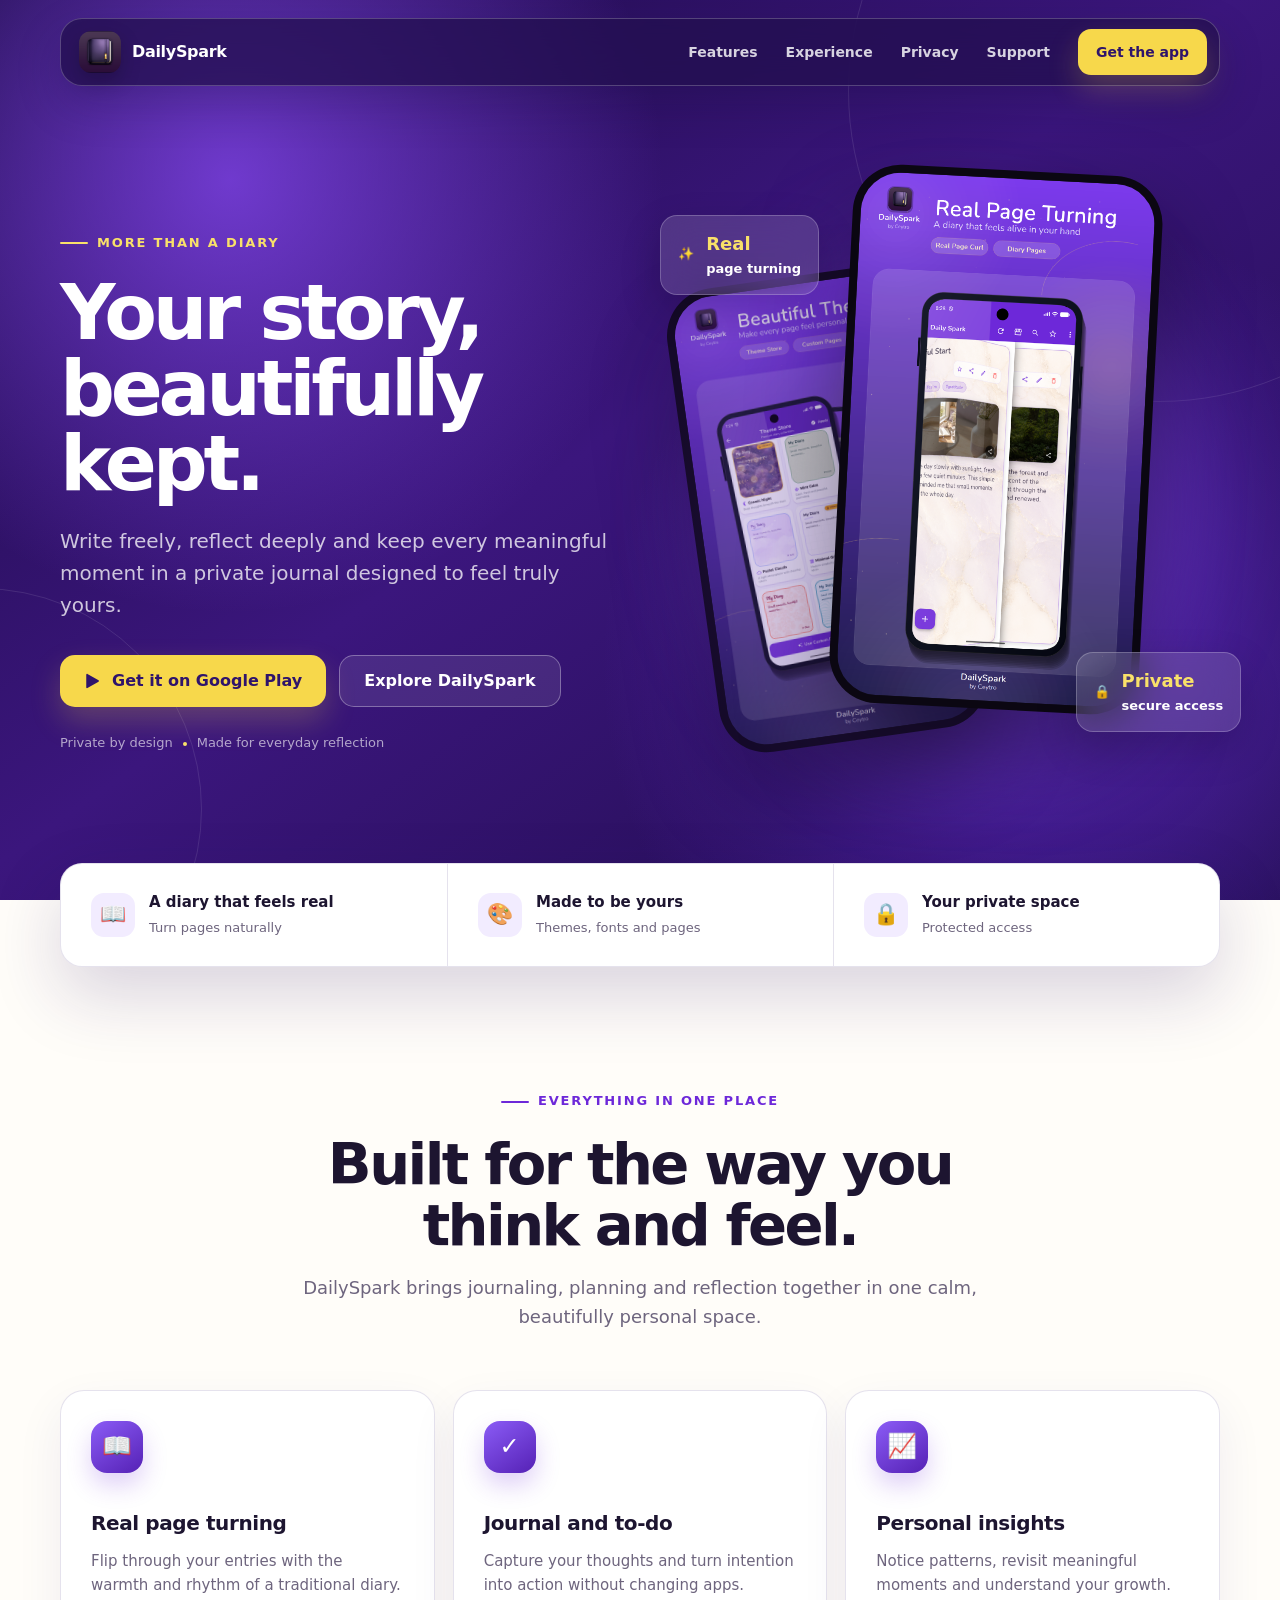
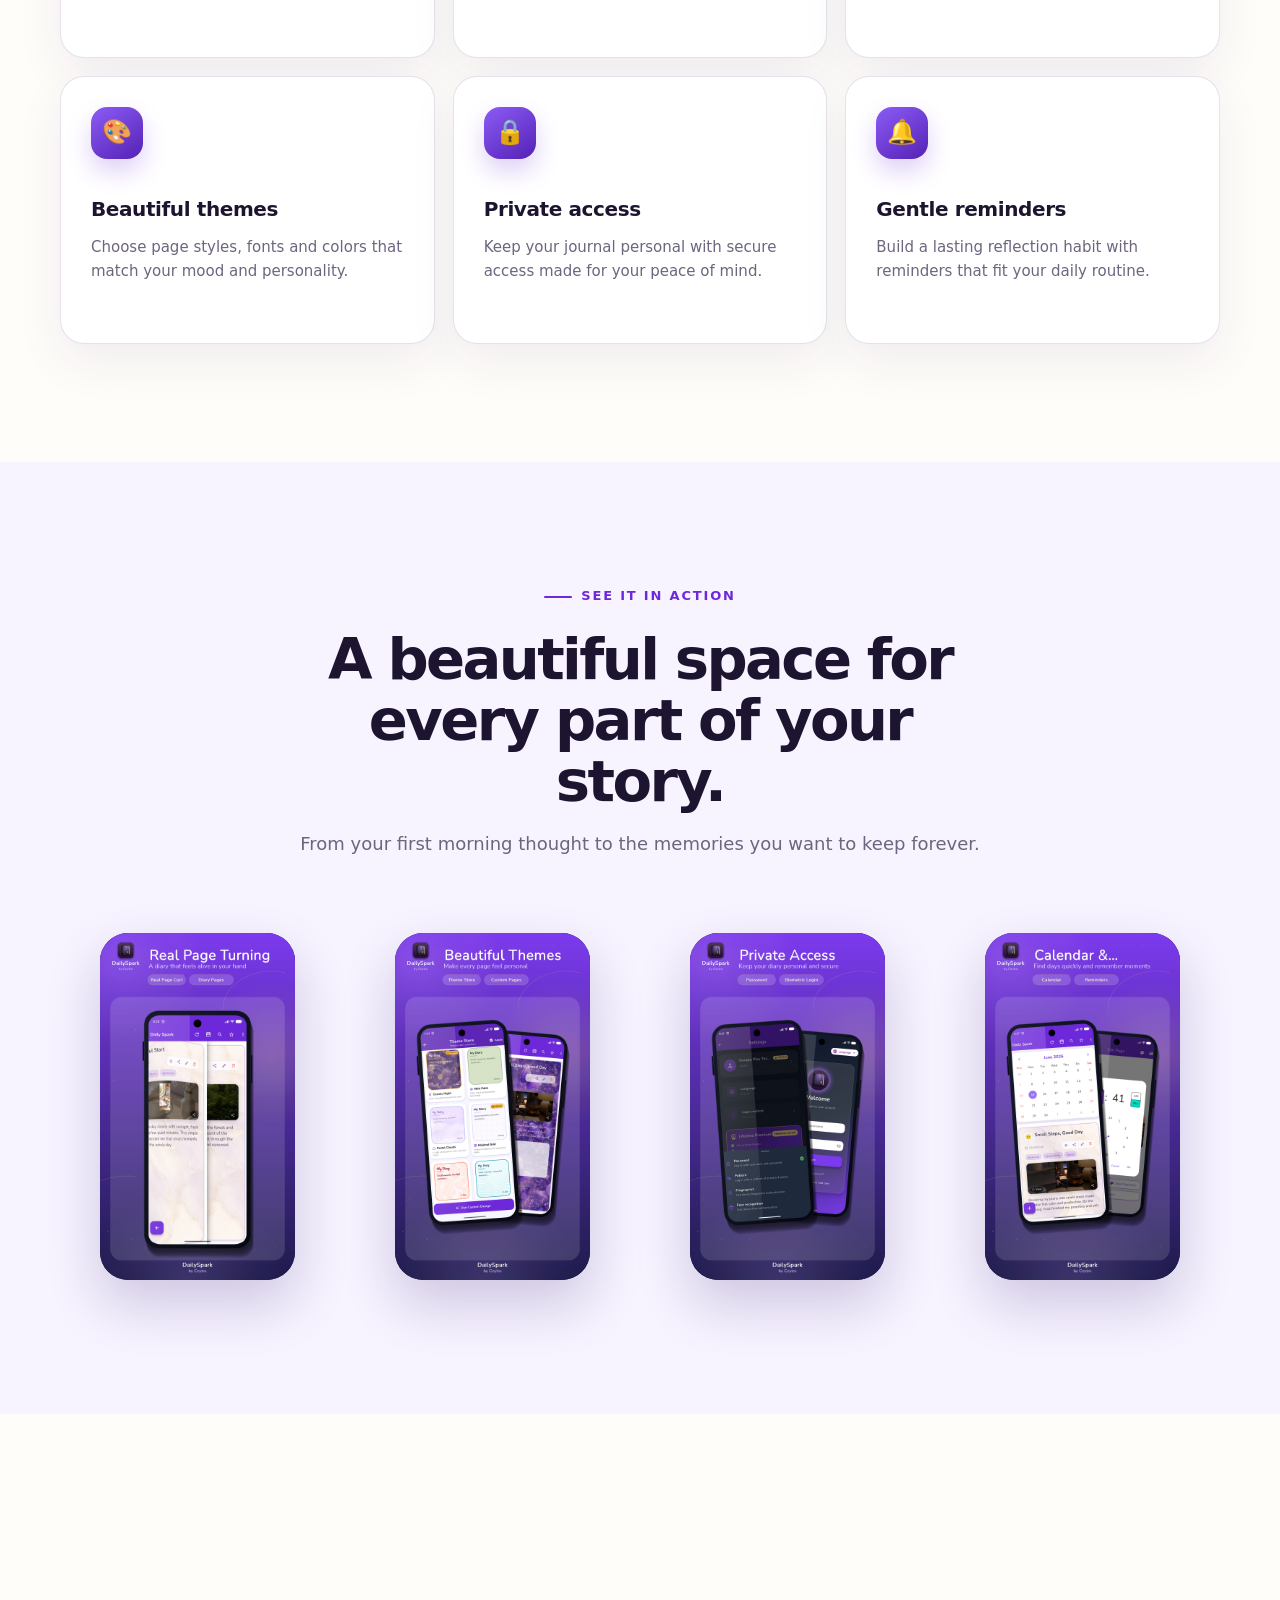
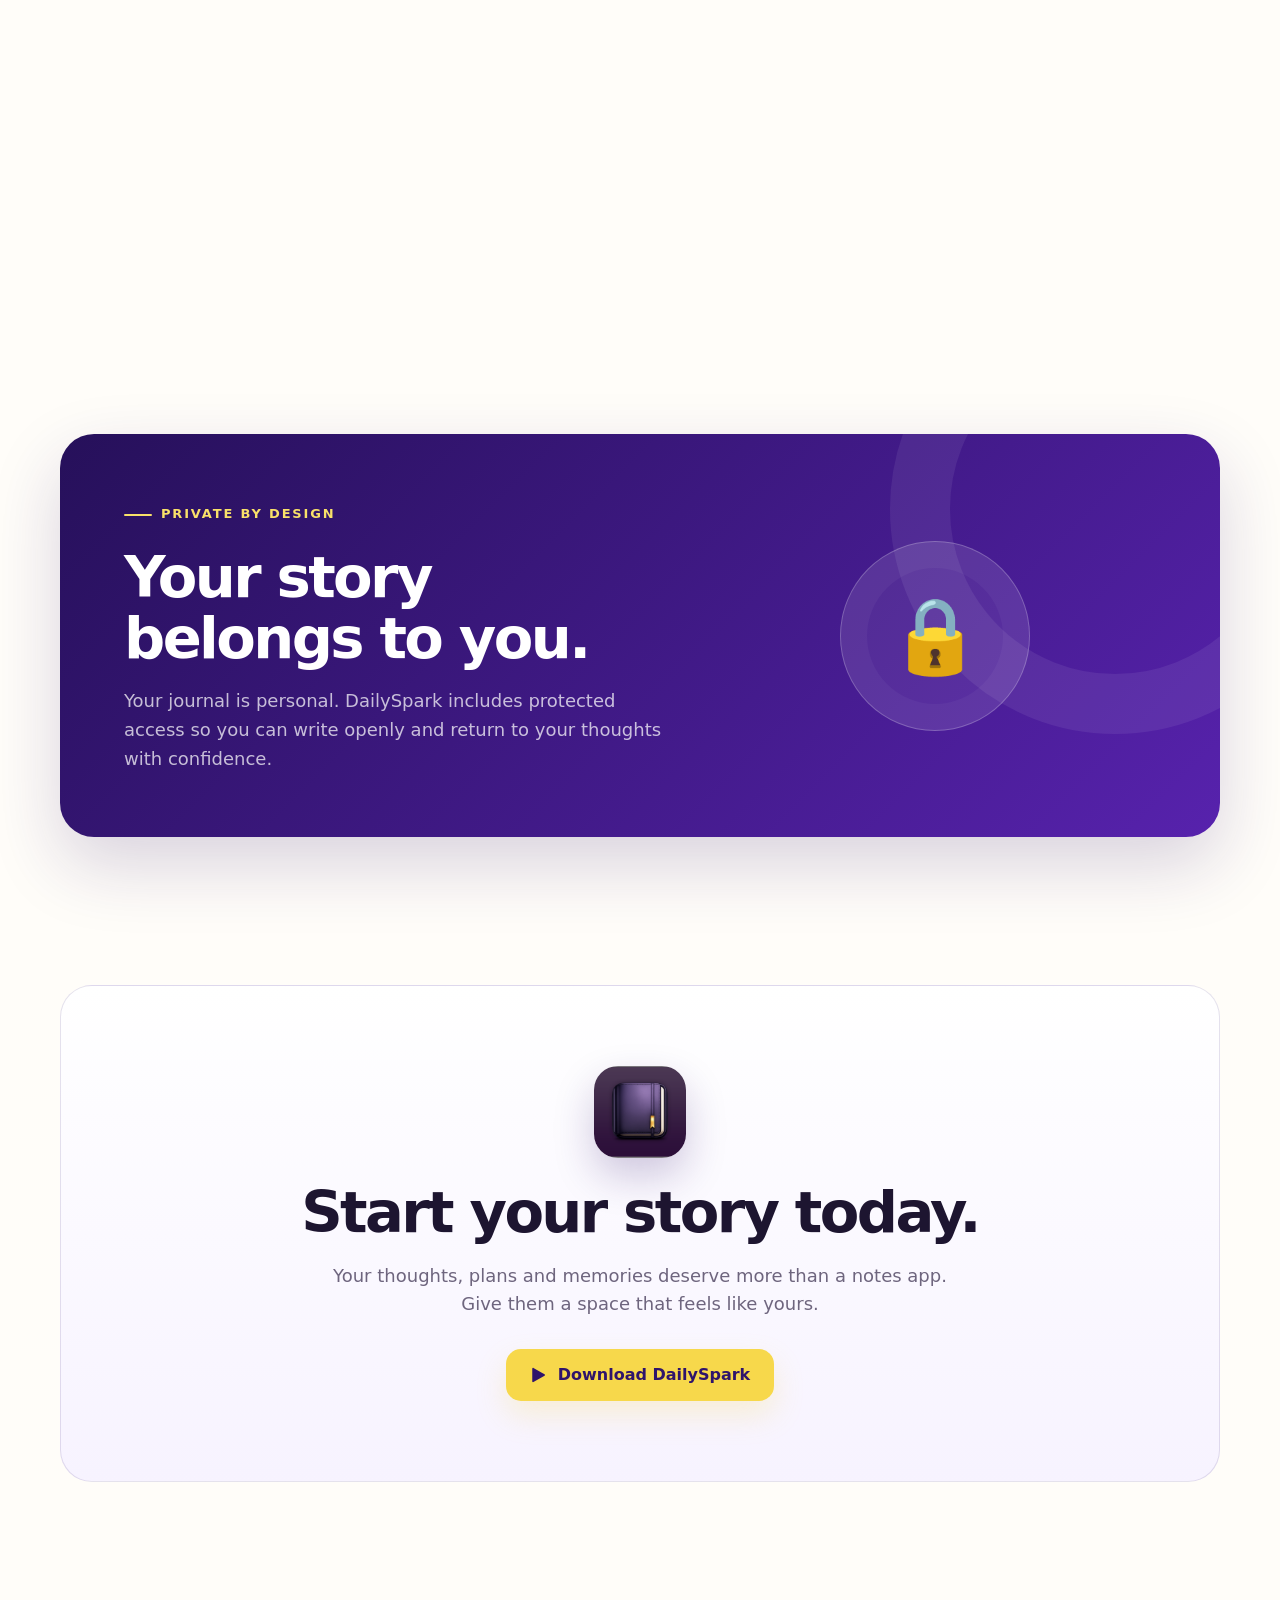
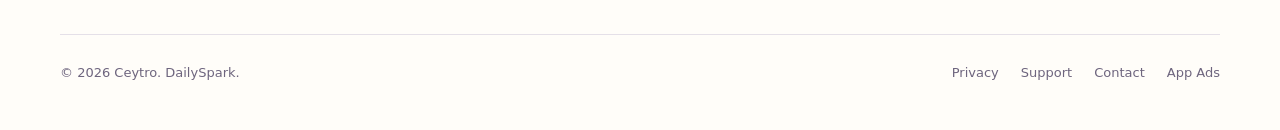
<file: index.html>
<!doctype html>
<html lang="en">
<head>
  <meta charset="utf-8">
  <meta name="viewport" content="width=device-width, initial-scale=1">
  <meta name="theme-color" content="#2f146b">
  <meta name="description" content="DailySpark is a private digital journal with real page turning, beautiful themes, personal insights, reminders and more.">
  <meta property="og:title" content="DailySpark - More than a diary">
  <meta property="og:description" content="Write, reflect and keep every memory in a journal that feels truly yours.">
  <meta property="og:image" content="feature-graphic.png?v=2">
  <title>DailySpark | Your story, beautifully kept</title>
  <link rel="icon" href="app-icon.png?v=2">
  <style>
    :root {
      --ink: #1d1530;
      --muted: #6e657e;
      --purple: #6d28d9;
      --purple-dark: #2f146b;
      --purple-soft: #f2ecff;
      --gold: #f7d84b;
      --paper: #fffdf9;
      --line: rgba(47, 20, 107, .12);
      --shadow: 0 28px 70px rgba(47, 20, 107, .18);
    }

    * { box-sizing: border-box; }
    html { scroll-behavior: smooth; }
    body {
      margin: 0;
      color: var(--ink);
      background: var(--paper);
      font-family: Inter, ui-sans-serif, system-ui, -apple-system, BlinkMacSystemFont, "Segoe UI", sans-serif;
      line-height: 1.6;
      overflow-x: hidden;
    }
    img { display: block; max-width: 100%; }
    a { color: inherit; text-decoration: none; }
    button, a { -webkit-tap-highlight-color: transparent; }

    .container { width: min(1160px, calc(100% - 40px)); margin: 0 auto; }
    .nav {
      position: fixed;
      z-index: 20;
      inset: 18px 0 auto;
    }
    .nav-inner {
      display: flex;
      align-items: center;
      justify-content: space-between;
      min-height: 68px;
      padding: 10px 12px 10px 18px;
      border: 1px solid rgba(255,255,255,.22);
      border-radius: 22px;
      background: rgba(35, 15, 79, .76);
      box-shadow: 0 18px 44px rgba(20, 8, 52, .22);
      backdrop-filter: blur(18px);
    }
    .brand { display: flex; align-items: center; gap: 11px; color: #fff; font-weight: 800; letter-spacing: -.02em; }
    .brand img { width: 42px; height: 42px; border-radius: 12px; box-shadow: 0 8px 20px rgba(0,0,0,.22); }
    .nav-links { display: flex; align-items: center; gap: 28px; color: rgba(255,255,255,.82); font-size: 14px; font-weight: 650; }
    .nav-links a:hover { color: #fff; }

    .button {
      display: inline-flex;
      align-items: center;
      justify-content: center;
      gap: 10px;
      min-height: 52px;
      padding: 0 24px;
      border-radius: 15px;
      font-weight: 800;
      transition: transform .2s ease, box-shadow .2s ease, background .2s ease;
    }
    .button:hover { transform: translateY(-2px); }
    .button-primary { color: var(--purple-dark); background: var(--gold); box-shadow: 0 14px 30px rgba(247,216,75,.22); }
    .button-secondary { color: #fff; border: 1px solid rgba(255,255,255,.32); background: rgba(255,255,255,.09); }
    .button-small { min-height: 46px; padding: 0 18px; border-radius: 13px; }
    .play-mark { width: 18px; height: 18px; fill: currentColor; }

    .hero {
      position: relative;
      min-height: 900px;
      padding: 170px 0 90px;
      color: #fff;
      background:
        radial-gradient(circle at 18% 20%, rgba(142, 76, 255, .7), transparent 34%),
        radial-gradient(circle at 82% 74%, rgba(100, 44, 210, .72), transparent 36%),
        linear-gradient(145deg, #1c0b45 0%, #3b167d 48%, #1e0c48 100%);
      overflow: hidden;
    }
    .hero::before, .hero::after {
      content: "";
      position: absolute;
      border-radius: 999px;
      border: 1px solid rgba(255,255,255,.1);
      pointer-events: none;
    }
    .hero::before { width: 620px; height: 620px; right: -190px; top: -220px; }
    .hero::after { width: 440px; height: 440px; left: -240px; bottom: -130px; }
    .hero-grid { position: relative; z-index: 2; display: grid; grid-template-columns: 1.02fr .98fr; align-items: center; gap: 72px; }
    .eyebrow {
      display: inline-flex;
      align-items: center;
      gap: 9px;
      margin-bottom: 22px;
      color: #f9e169;
      font-size: 13px;
      font-weight: 850;
      letter-spacing: .14em;
      text-transform: uppercase;
    }
    .eyebrow::before { content: ""; width: 28px; height: 2px; border-radius: 2px; background: currentColor; }
    h1, h2, h3, p { margin-top: 0; }
    h1 { margin-bottom: 24px; font-size: clamp(52px, 6vw, 78px); line-height: .98; letter-spacing: -.055em; }
    .hero-copy > p { max-width: 590px; margin-bottom: 34px; color: rgba(255,255,255,.76); font-size: 20px; }
    .hero-actions { display: flex; flex-wrap: wrap; gap: 13px; }
    .hero-note { display: flex; align-items: center; gap: 10px; margin-top: 26px; color: rgba(255,255,255,.62); font-size: 13px; }
    .hero-note span { display: inline-flex; align-items: center; gap: 5px; }
    .hero-note span + span::before { content: ""; width: 4px; height: 4px; margin-right: 5px; border-radius: 50%; background: #f9e169; }

    .phone-stage { position: relative; min-height: 640px; }
    .phone-glow { position: absolute; inset: 10% 4% 6%; border-radius: 50%; background: rgba(145, 80, 255, .34); filter: blur(45px); }
    .phone {
      position: absolute;
      width: 310px;
      padding: 8px;
      border-radius: 48px;
      background: #0b0712;
      box-shadow: 0 44px 90px rgba(0,0,0,.42);
      overflow: hidden;
    }
    .phone img { width: 100%; border-radius: 40px; }
    .phone-main { z-index: 3; right: 13%; top: 0; transform: rotate(3deg); }
    .phone-back { z-index: 2; left: 1%; top: 104px; width: 270px; opacity: .78; transform: rotate(-8deg); }
    .float-card {
      position: absolute;
      z-index: 5;
      display: flex;
      align-items: center;
      gap: 12px;
      padding: 14px 17px;
      border: 1px solid rgba(255,255,255,.22);
      border-radius: 17px;
      background: rgba(255,255,255,.14);
      box-shadow: 0 16px 40px rgba(0,0,0,.18);
      backdrop-filter: blur(18px);
      font-size: 13px;
      font-weight: 750;
    }
    .float-card b { display: block; color: #f9e169; font-size: 18px; }
    .float-one { left: -5%; top: 45px; }
    .float-two { right: -4%; bottom: 78px; }

    .trust-bar { position: relative; z-index: 4; margin-top: -37px; }
    .trust-grid { display: grid; grid-template-columns: repeat(3, 1fr); border: 1px solid var(--line); border-radius: 22px; background: #fff; box-shadow: var(--shadow); overflow: hidden; }
    .trust-item { display: flex; align-items: center; gap: 14px; padding: 26px 30px; }
    .trust-item + .trust-item { border-left: 1px solid var(--line); }
    .trust-icon { display: grid; place-items: center; flex: 0 0 44px; height: 44px; border-radius: 13px; color: var(--purple); background: var(--purple-soft); font-size: 21px; }
    .trust-item strong { display: block; font-size: 15px; }
    .trust-item span { color: var(--muted); font-size: 13px; }

    section { padding: 118px 0; }
    .section-heading { max-width: 720px; margin: 0 auto 58px; text-align: center; }
    .section-heading .eyebrow { color: var(--purple); }
    h2 { margin-bottom: 18px; font-size: clamp(38px, 4.5vw, 58px); line-height: 1.06; letter-spacing: -.045em; }
    .section-heading p { color: var(--muted); font-size: 18px; }

    .features-grid { display: grid; grid-template-columns: repeat(3, 1fr); gap: 18px; }
    .feature-card {
      min-height: 268px;
      padding: 30px;
      border: 1px solid var(--line);
      border-radius: 24px;
      background: #fff;
      box-shadow: 0 18px 48px rgba(47,20,107,.07);
      transition: transform .25s ease, box-shadow .25s ease;
    }
    .feature-card:hover { transform: translateY(-6px); box-shadow: 0 26px 58px rgba(47,20,107,.13); }
    .feature-icon { display: grid; place-items: center; width: 52px; height: 52px; margin-bottom: 34px; border-radius: 16px; color: #fff; background: linear-gradient(145deg, #8b5cf6, #5521b5); font-size: 24px; box-shadow: 0 12px 24px rgba(109,40,217,.22); }
    .feature-card h3 { margin-bottom: 10px; font-size: 20px; letter-spacing: -.02em; }
    .feature-card p { margin-bottom: 0; color: var(--muted); font-size: 15px; }

    .showcase { background: #f7f3ff; }
    .screens { display: grid; grid-template-columns: repeat(4, 1fr); gap: 20px; align-items: end; }
    .screen-card { position: relative; border-radius: 28px; background: #1b0b42; box-shadow: 0 24px 54px rgba(47,20,107,.2); overflow: hidden; }
    .screen-card:nth-child(2), .screen-card:nth-child(4) { transform: translateY(32px); }
    .screen-card img { width: 100%; transition: transform .5s ease; }
    .screen-card:hover img { transform: scale(1.025); }

    .story-grid { display: grid; grid-template-columns: .9fr 1.1fr; align-items: center; gap: 90px; }
    .story-visual { position: relative; padding: 40px; }
    .story-visual::before { content: ""; position: absolute; inset: 8% 2%; border-radius: 42% 58% 53% 47%; background: var(--purple-soft); transform: rotate(-7deg); }
    .story-visual img { position: relative; border-radius: 28px; box-shadow: var(--shadow); }
    .story-copy .eyebrow { color: var(--purple); }
    .story-copy > p { color: var(--muted); font-size: 18px; }
    .check-list { display: grid; gap: 16px; margin: 28px 0 0; padding: 0; list-style: none; }
    .check-list li { display: flex; align-items: center; gap: 12px; font-weight: 700; }
    .check { display: grid; place-items: center; width: 25px; height: 25px; border-radius: 8px; color: #fff; background: var(--purple); font-size: 13px; }

    .privacy { padding-top: 0; }
    .privacy-card {
      position: relative;
      display: grid;
      grid-template-columns: 1.1fr .9fr;
      align-items: center;
      gap: 50px;
      padding: 64px;
      border-radius: 34px;
      color: #fff;
      background: linear-gradient(135deg, #26105a, #5722ad);
      box-shadow: var(--shadow);
      overflow: hidden;
    }
    .privacy-card::after { content: ""; position: absolute; width: 330px; height: 330px; right: -120px; top: -150px; border-radius: 50%; border: 60px solid rgba(255,255,255,.07); }
    .privacy-copy { position: relative; z-index: 2; }
    .privacy-copy p { max-width: 620px; margin-bottom: 0; color: rgba(255,255,255,.72); font-size: 18px; }
    .lock-art { position: relative; z-index: 2; display: grid; place-items: center; }
    .lock-ring { display: grid; place-items: center; width: 190px; height: 190px; border: 1px solid rgba(255,255,255,.25); border-radius: 50%; background: rgba(255,255,255,.08); box-shadow: inset 0 0 0 26px rgba(255,255,255,.04); font-size: 74px; }

    .cta { padding-top: 30px; }
    .cta-card { padding: 80px 40px; border: 1px solid var(--line); border-radius: 32px; background: linear-gradient(180deg, #fff, #f7f3ff); text-align: center; }
    .cta-card img { width: 92px; height: 92px; margin: 0 auto 24px; border-radius: 24px; box-shadow: 0 18px 40px rgba(47,20,107,.22); }
    .cta-card p { max-width: 620px; margin: 0 auto 30px; color: var(--muted); font-size: 18px; }

    footer { padding: 34px 0 46px; }
    .footer-inner { display: flex; align-items: center; justify-content: space-between; gap: 24px; padding-top: 28px; border-top: 1px solid var(--line); color: var(--muted); font-size: 13px; }
    .footer-links { display: flex; flex-wrap: wrap; gap: 22px; }
    .footer-links a:hover { color: var(--purple); }

    .reveal { opacity: 0; transform: translateY(24px); transition: opacity .7s ease, transform .7s ease; }
    .reveal.visible { opacity: 1; transform: translateY(0); }

    @media (max-width: 980px) {
      .nav-links a:not(.button) { display: none; }
      .hero { min-height: auto; padding-bottom: 60px; }
      .hero-grid { grid-template-columns: minmax(0, 1fr); gap: 40px; }
      .hero-copy { max-width: 700px; min-width: 0; }
      .phone-stage { width: min(560px, 100%); margin: 0 auto; }
      .features-grid { grid-template-columns: repeat(2, 1fr); }
      .screens { grid-template-columns: repeat(2, 1fr); max-width: 700px; margin: 0 auto; }
      .screen-card:nth-child(2), .screen-card:nth-child(4) { transform: none; }
      .story-grid { grid-template-columns: 1fr; gap: 48px; }
      .story-visual { max-width: 640px; margin: 0 auto; }
    }

    @media (max-width: 700px) {
      .container { width: min(100% - 26px, 1160px); }
      .nav { inset: 10px 0 auto; }
      .nav-inner { min-height: 60px; border-radius: 18px; }
      .brand img { width: 36px; height: 36px; }
      .brand span { font-size: 15px; }
      .nav-links { gap: 0; }
      .nav-links .button { display: none; }
      .hero { padding-top: 130px; }
      h1 { font-size: 48px; }
      .hero-copy > p { max-width: 100%; font-size: 18px; overflow-wrap: break-word; }
      .hero-actions { display: grid; }
      .phone-stage { min-height: 520px; }
      .phone-main { width: 250px; right: 4%; }
      .phone-back { width: 220px; left: 0; top: 90px; }
      .float-one { left: 0; top: 25px; }
      .float-two { right: 0; bottom: 60px; }
      .trust-grid { grid-template-columns: 1fr; }
      .trust-item + .trust-item { border-left: 0; border-top: 1px solid var(--line); }
      section { padding: 86px 0; }
      .features-grid { grid-template-columns: 1fr; }
      .screens { gap: 12px; }
      .screen-card { border-radius: 18px; }
      .story-visual { padding: 22px; }
      .privacy-card { grid-template-columns: 1fr; padding: 40px 26px; }
      .lock-ring { width: 142px; height: 142px; font-size: 54px; }
      .cta-card { padding: 58px 22px; }
      .footer-inner { align-items: flex-start; flex-direction: column; }
    }

    @media (prefers-reduced-motion: reduce) {
      html { scroll-behavior: auto; }
      *, *::before, *::after { transition-duration: .01ms !important; animation-duration: .01ms !important; }
      .reveal { opacity: 1; transform: none; }
    }
  </style>
</head>
<body>
  <nav class="nav" aria-label="Main navigation">
    <div class="container nav-inner">
      <a class="brand" href="#top" aria-label="DailySpark home">
        <img src="app-icon.png?v=2" alt="DailySpark app icon">
        <span>DailySpark</span>
      </a>
      <div class="nav-links">
        <a href="#features">Features</a>
        <a href="#experience">Experience</a>
        <a href="privacy.html">Privacy</a>
        <a href="support.html">Support</a>
        <a class="button button-primary button-small" data-campaign="nav_cta" href="https://play.google.com/store/apps/details?id=com.ceylan.gunluk2&amp;referrer=utm_source%3Ddailyspark_website%26utm_medium%3Dreferral%26utm_campaign%3Dwebsite_launch%26utm_content%3Dnav_cta">Get the app</a>
      </div>
    </div>
  </nav>

  <main id="top">
    <header class="hero">
      <div class="container hero-grid">
        <div class="hero-copy reveal">
          <div class="eyebrow">More than a diary</div>
          <h1>Your story,<br>beautifully kept.</h1>
          <p>Write freely, reflect deeply and keep every meaningful moment in a private journal designed to feel truly yours.</p>
          <div class="hero-actions">
            <a class="button button-primary" data-campaign="hero_cta" href="https://play.google.com/store/apps/details?id=com.ceylan.gunluk2&amp;referrer=utm_source%3Ddailyspark_website%26utm_medium%3Dreferral%26utm_campaign%3Dwebsite_launch%26utm_content%3Dhero_cta">
              <svg class="play-mark" viewBox="0 0 24 24" aria-hidden="true"><path d="M3 20.5v-17c0-.8.9-1.3 1.6-.9l14.8 8.5c.7.4.7 1.4 0 1.8L4.6 21.4c-.7.4-1.6-.1-1.6-.9z"/></svg>
              Get it on Google Play
            </a>
            <a class="button button-secondary" href="#features">Explore DailySpark</a>
          </div>
          <div class="hero-note"><span>Private by design</span><span>Made for everyday reflection</span></div>
        </div>

        <div class="phone-stage reveal" aria-label="DailySpark app preview">
          <div class="phone-glow"></div>
          <div class="phone phone-back"><img src="04-beautiful-themes-premium-v2-1080x1920.png?v=2" alt="DailySpark theme selection screen"></div>
          <div class="phone phone-main"><img src="01-real-page-turning-premium-v2-1080x1920.png?v=2" alt="DailySpark realistic page turning screen"></div>
          <div class="float-card float-one"><span aria-hidden="true">&#10024;</span><div><b>Real</b>page turning</div></div>
          <div class="float-card float-two"><span aria-hidden="true">&#128274;</span><div><b>Private</b>secure access</div></div>
        </div>
      </div>
    </header>

    <div class="container trust-bar reveal" aria-label="DailySpark highlights">
      <div class="trust-grid">
        <div class="trust-item"><div class="trust-icon">&#128214;</div><div><strong>A diary that feels real</strong><span>Turn pages naturally</span></div></div>
        <div class="trust-item"><div class="trust-icon">&#127912;</div><div><strong>Made to be yours</strong><span>Themes, fonts and pages</span></div></div>
        <div class="trust-item"><div class="trust-icon">&#128274;</div><div><strong>Your private space</strong><span>Protected access</span></div></div>
      </div>
    </div>

    <section id="features">
      <div class="container">
        <div class="section-heading reveal">
          <div class="eyebrow">Everything in one place</div>
          <h2>Built for the way you think and feel.</h2>
          <p>DailySpark brings journaling, planning and reflection together in one calm, beautifully personal space.</p>
        </div>
        <div class="features-grid">
          <article class="feature-card reveal"><div class="feature-icon">&#128214;</div><h3>Real page turning</h3><p>Flip through your entries with the warmth and rhythm of a traditional diary.</p></article>
          <article class="feature-card reveal"><div class="feature-icon">&#10003;</div><h3>Journal and to-do</h3><p>Capture your thoughts and turn intention into action without changing apps.</p></article>
          <article class="feature-card reveal"><div class="feature-icon">&#128200;</div><h3>Personal insights</h3><p>Notice patterns, revisit meaningful moments and understand your growth.</p></article>
          <article class="feature-card reveal"><div class="feature-icon">&#127912;</div><h3>Beautiful themes</h3><p>Choose page styles, fonts and colors that match your mood and personality.</p></article>
          <article class="feature-card reveal"><div class="feature-icon">&#128274;</div><h3>Private access</h3><p>Keep your journal personal with secure access made for your peace of mind.</p></article>
          <article class="feature-card reveal"><div class="feature-icon">&#128276;</div><h3>Gentle reminders</h3><p>Build a lasting reflection habit with reminders that fit your daily routine.</p></article>
        </div>
      </div>
    </section>

    <section class="showcase" id="experience">
      <div class="container">
        <div class="section-heading reveal">
          <div class="eyebrow">See it in action</div>
          <h2>A beautiful space for every part of your story.</h2>
          <p>From your first morning thought to the memories you want to keep forever.</p>
        </div>
        <div class="screens">
          <figure class="screen-card reveal"><img src="01-real-page-turning-premium-v2-1080x1920.png?v=2" alt="Realistic journal pages in DailySpark" loading="lazy"></figure>
          <figure class="screen-card reveal"><img src="04-beautiful-themes-premium-v2-1080x1920.png?v=2" alt="Custom themes in DailySpark" loading="lazy"></figure>
          <figure class="screen-card reveal"><img src="05-private-access-premium-v2-1080x1920.png?v=2" alt="Private access in DailySpark" loading="lazy"></figure>
          <figure class="screen-card reveal"><img src="06-calendar-reminders-premium-v2-1080x1920.png?v=2" alt="Calendar reminders in DailySpark" loading="lazy"></figure>
        </div>
      </div>
    </section>

    <section>
      <div class="container story-grid">
        <div class="story-visual reveal"><img src="feature-graphic.png?v=2" alt="DailySpark journal experience" loading="lazy"></div>
        <div class="story-copy reveal">
          <div class="eyebrow">A small daily ritual</div>
          <h2>Make room for what matters.</h2>
          <p>A few honest minutes can bring clarity to a busy day. DailySpark gives your thoughts a home and your memories a place to grow.</p>
          <ul class="check-list">
            <li><span class="check">&#10003;</span>Write with photos, tags and personal details</li>
            <li><span class="check">&#10003;</span>Find past moments with search and calendar</li>
            <li><span class="check">&#10003;</span>Shape every page around your own style</li>
          </ul>
        </div>
      </div>
    </section>

    <section class="privacy" id="privacy">
      <div class="container privacy-card reveal">
        <div class="privacy-copy">
          <div class="eyebrow">Private by design</div>
          <h2>Your story belongs to you.</h2>
          <p>Your journal is personal. DailySpark includes protected access so you can write openly and return to your thoughts with confidence.</p>
        </div>
        <div class="lock-art" aria-hidden="true"><div class="lock-ring">&#128274;</div></div>
      </div>
    </section>

    <section class="cta">
      <div class="container cta-card reveal">
        <img src="app-icon.png?v=2" alt="DailySpark icon">
        <h2>Start your story today.</h2>
        <p>Your thoughts, plans and memories deserve more than a notes app. Give them a space that feels like yours.</p>
        <a class="button button-primary" data-campaign="final_cta" href="https://play.google.com/store/apps/details?id=com.ceylan.gunluk2&amp;referrer=utm_source%3Ddailyspark_website%26utm_medium%3Dreferral%26utm_campaign%3Dwebsite_launch%26utm_content%3Dfinal_cta">
          <svg class="play-mark" viewBox="0 0 24 24" aria-hidden="true"><path d="M3 20.5v-17c0-.8.9-1.3 1.6-.9l14.8 8.5c.7.4.7 1.4 0 1.8L4.6 21.4c-.7.4-1.6-.1-1.6-.9z"/></svg>
          Download DailySpark
        </a>
      </div>
    </section>
  </main>

  <footer>
    <div class="container footer-inner">
      <div>&copy; 2026 Ceytro. DailySpark.</div>
      <div class="footer-links">
        <a href="privacy.html">Privacy</a>
        <a href="support.html">Support</a>
        <a href="contact.html">Contact</a>
        <a href="app-ads.txt">App Ads</a>
      </div>
    </div>
  </footer>

  <script>
    const observer = new IntersectionObserver((entries) => {
      entries.forEach((entry) => {
        if (entry.isIntersecting) {
          entry.target.classList.add('visible');
          observer.unobserve(entry.target);
        }
      });
    }, { threshold: 0.12 });
    document.querySelectorAll('.reveal').forEach((element) => observer.observe(element));
  </script>
</body>
</html>
</file>
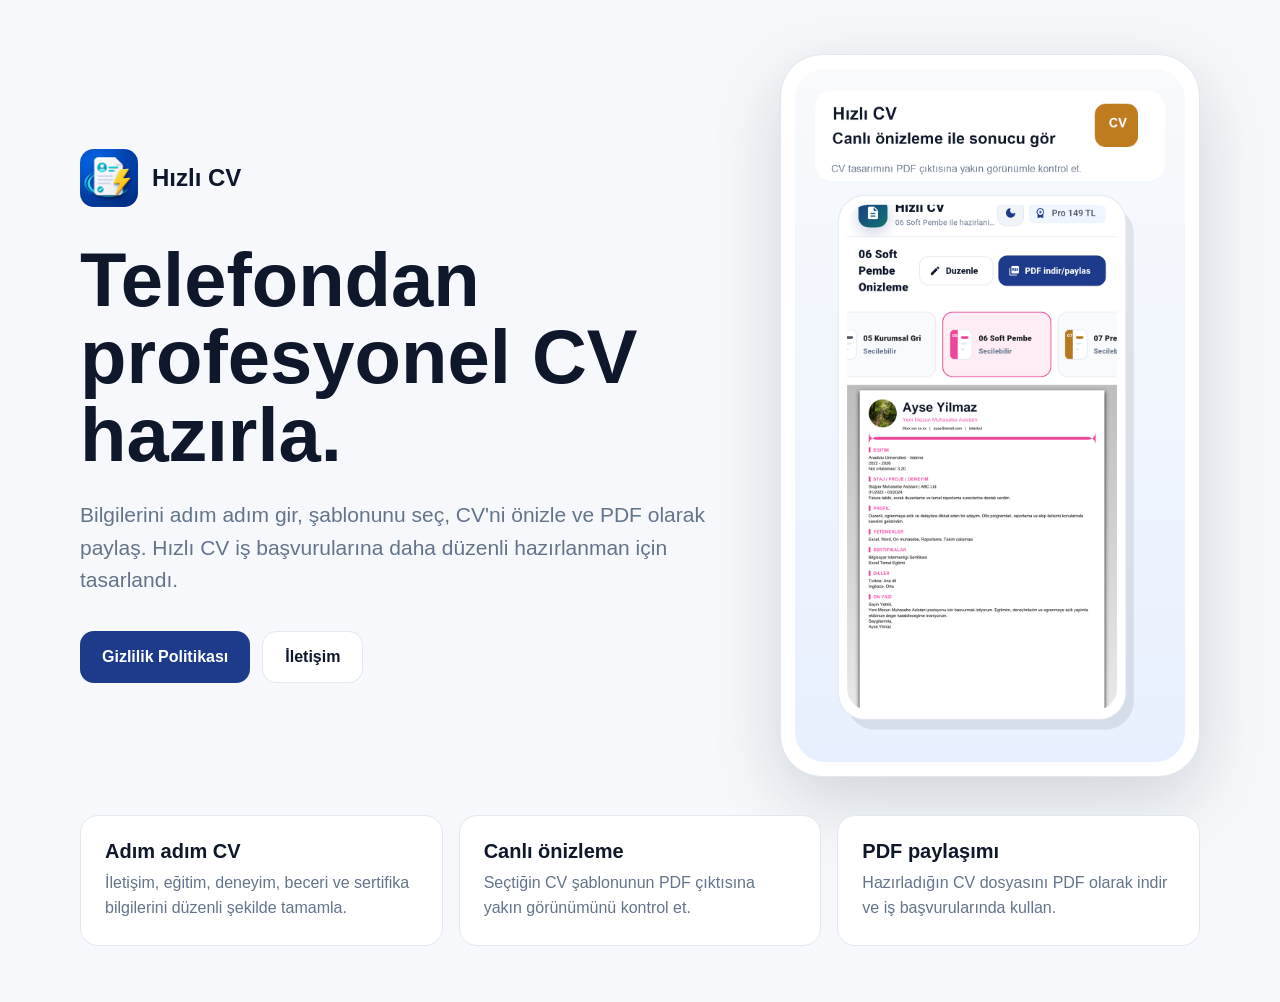
<file: hizli-cv/index.html>
<!doctype html>
<html lang="tr">
<head>
  <meta charset="UTF-8">
  <meta name="viewport" content="width=device-width, initial-scale=1.0">
  <title>Hızlı CV</title>
  <meta name="description" content="Hızlı CV ile telefondan profesyonel CV hazırla, önizle ve PDF olarak paylaş.">
  <link rel="stylesheet" href="style.css">
</head>
<body>
  <main class="page">
    <section class="hero">
      <div class="hero-copy">
        <div class="brand">
          <img src="assets/app-icon.png" alt="Hızlı CV uygulama simgesi">
          <span>Hızlı CV</span>
        </div>
        <h1>Telefondan profesyonel CV hazırla.</h1>
        <p>
          Bilgilerini adım adım gir, şablonunu seç, CV'ni önizle ve PDF olarak paylaş.
          Hızlı CV iş başvurularına daha düzenli hazırlanman için tasarlandı.
        </p>
        <div class="actions">
          <a class="button primary" href="privacy-policy.html">Gizlilik Politikası</a>
          <a class="button secondary" href="mailto:lunatic1001@hotmail.com">İletişim</a>
        </div>
      </div>
      <div class="phone-frame" aria-hidden="true">
        <img src="assets/preview.png" alt="">
      </div>
    </section>

    <section class="features" aria-label="Öne çıkan özellikler">
      <article>
        <strong>Adım adım CV</strong>
        <p>İletişim, eğitim, deneyim, beceri ve sertifika bilgilerini düzenli şekilde tamamla.</p>
      </article>
      <article>
        <strong>Canlı önizleme</strong>
        <p>Seçtiğin CV şablonunun PDF çıktısına yakın görünümünü kontrol et.</p>
      </article>
      <article>
        <strong>PDF paylaşımı</strong>
        <p>Hazırladığın CV dosyasını PDF olarak indir ve iş başvurularında kullan.</p>
      </article>
    </section>
  </main>
</body>
</html>
</file>
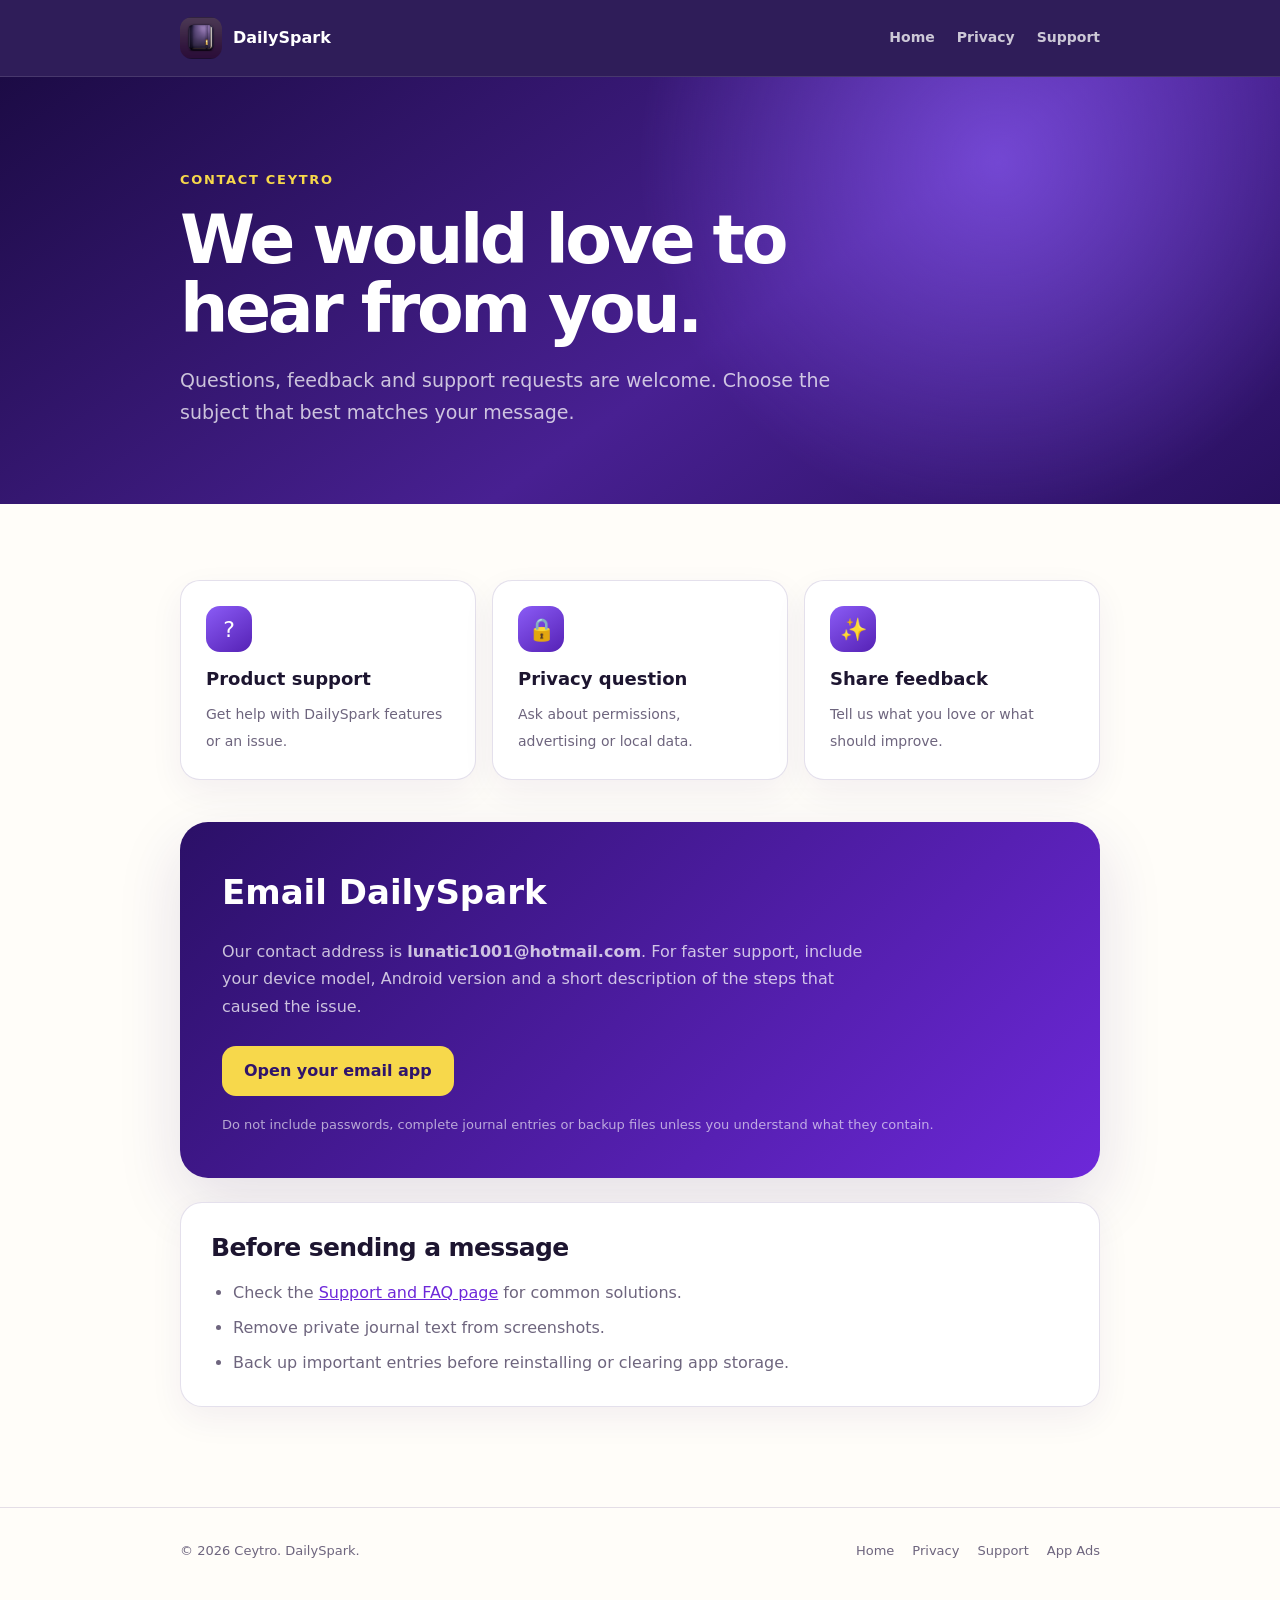
<file: contact.html>
<!doctype html>
<html lang="en">
<head>
  <meta charset="utf-8">
  <meta name="viewport" content="width=device-width, initial-scale=1">
  <meta name="description" content="Contact the DailySpark team.">
  <title>Contact | DailySpark</title>
  <link rel="icon" href="app-icon.png?v=3">
  <link rel="stylesheet" href="pages.css?v=1">
</head>
<body>
  <header class="topbar"><div class="container topbar-inner">
    <a class="brand" href="index.html"><img src="app-icon.png?v=3" alt="DailySpark icon"><span>DailySpark</span></a>
    <nav class="nav"><a href="index.html">Home</a><a href="privacy.html">Privacy</a><a href="support.html">Support</a></nav>
  </div></header>
  <section class="page-hero"><div class="container">
    <div class="eyebrow">Contact Ceytro</div>
    <h1>We would love to hear from you.</h1>
    <p>Questions, feedback and support requests are welcome. Choose the subject that best matches your message.</p>
  </div></section>
  <main class="content"><div class="container">
    <div class="action-grid">
      <a class="action-card" href="mailto:lunatic1001@hotmail.com?subject=DailySpark%20Support"><div class="action-icon">?</div><strong>Product support</strong><span>Get help with DailySpark features or an issue.</span></a>
      <a class="action-card" href="mailto:lunatic1001@hotmail.com?subject=DailySpark%20Privacy"><div class="action-icon">&#128274;</div><strong>Privacy question</strong><span>Ask about permissions, advertising or local data.</span></a>
      <a class="action-card" href="mailto:lunatic1001@hotmail.com?subject=DailySpark%20Feedback"><div class="action-icon">&#10024;</div><strong>Share feedback</strong><span>Tell us what you love or what should improve.</span></a>
    </div>
    <section class="contact-card"><h2>Email DailySpark</h2><p>Our contact address is <strong>lunatic1001@hotmail.com</strong>. For faster support, include your device model, Android version and a short description of the steps that caused the issue.</p><a class="button" href="mailto:lunatic1001@hotmail.com?subject=DailySpark%20Contact">Open your email app</a><div class="response-note">Do not include passwords, complete journal entries or backup files unless you understand what they contain.</div></section>
    <section class="panel" style="margin-top:24px"><h2>Before sending a message</h2><ul><li>Check the <a href="support.html">Support and FAQ page</a> for common solutions.</li><li>Remove private journal text from screenshots.</li><li>Back up important entries before reinstalling or clearing app storage.</li></ul></section>
  </div></main>
  <footer><div class="container footer-inner"><span>&copy; 2026 Ceytro. DailySpark.</span><div class="footer-links"><a href="index.html">Home</a><a href="privacy.html">Privacy</a><a href="support.html">Support</a><a href="app-ads.txt">App Ads</a></div></div></footer>
</body>
</html>
</file>
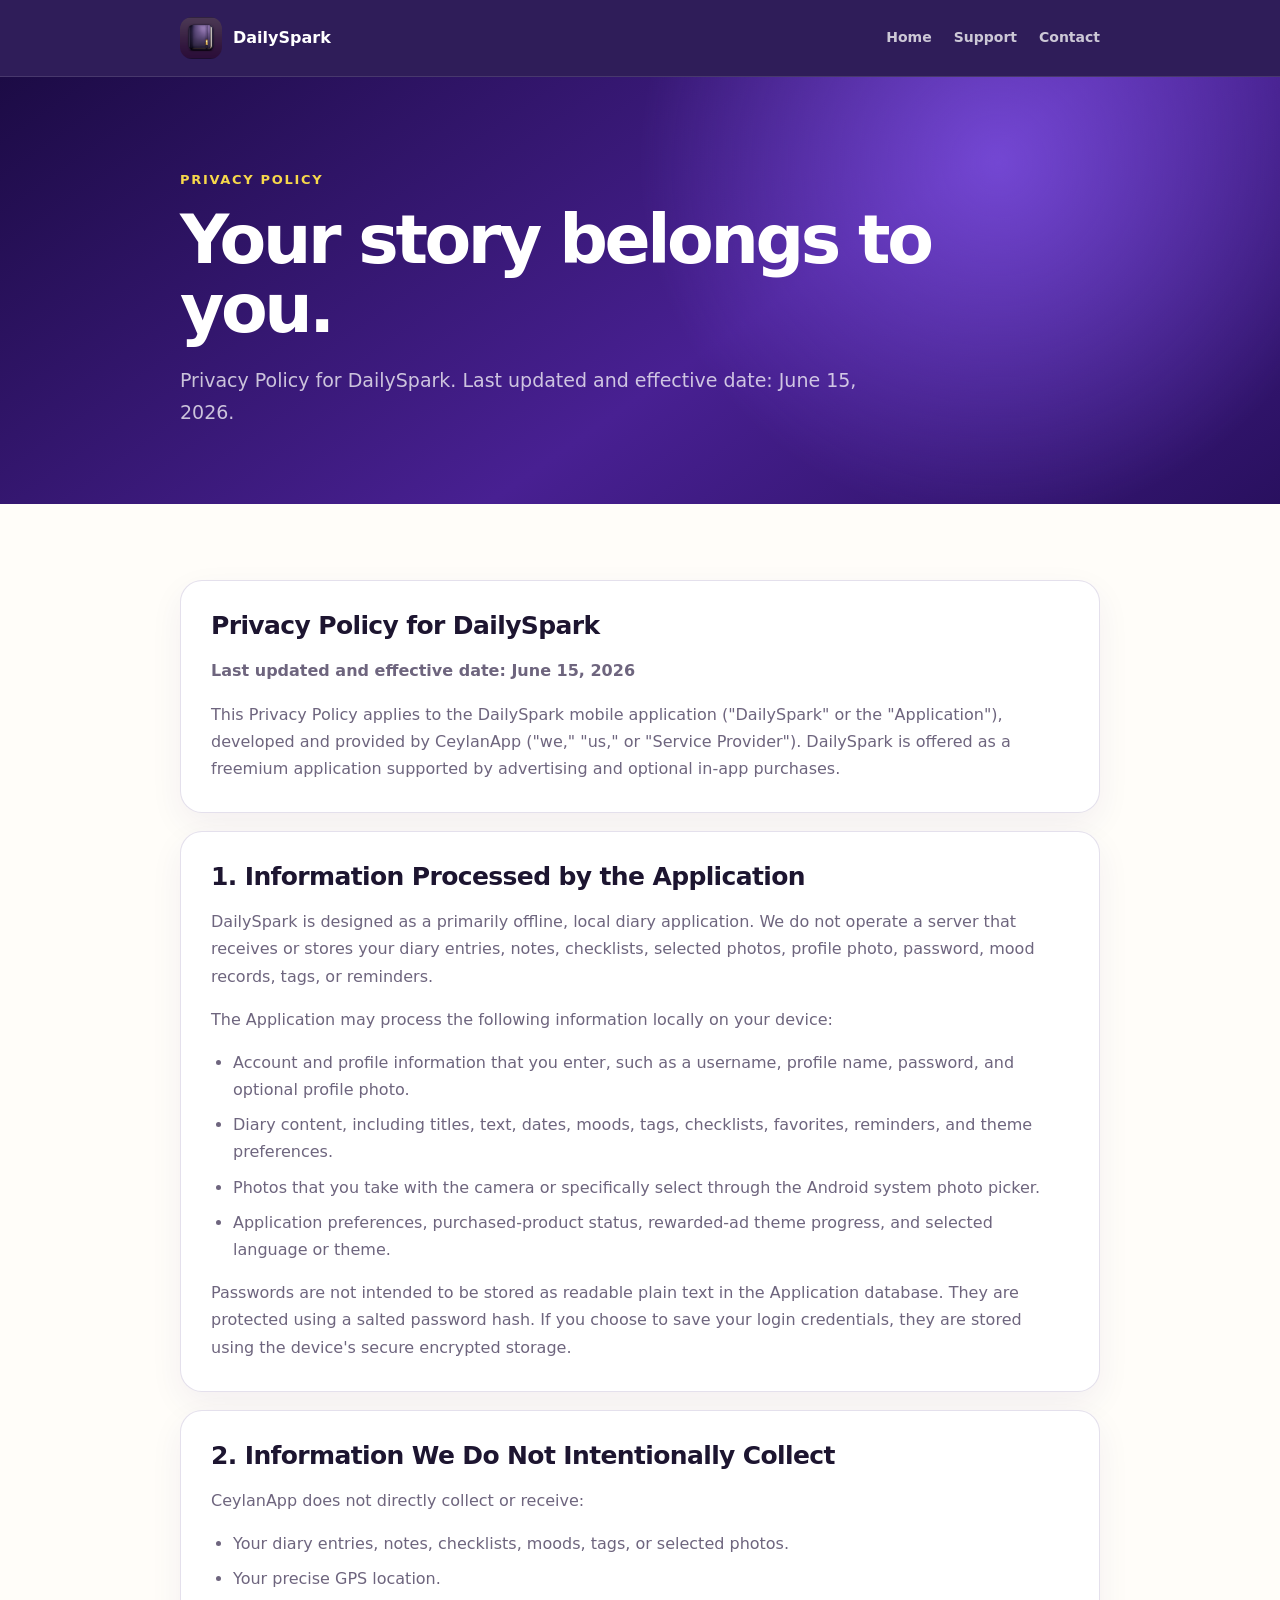
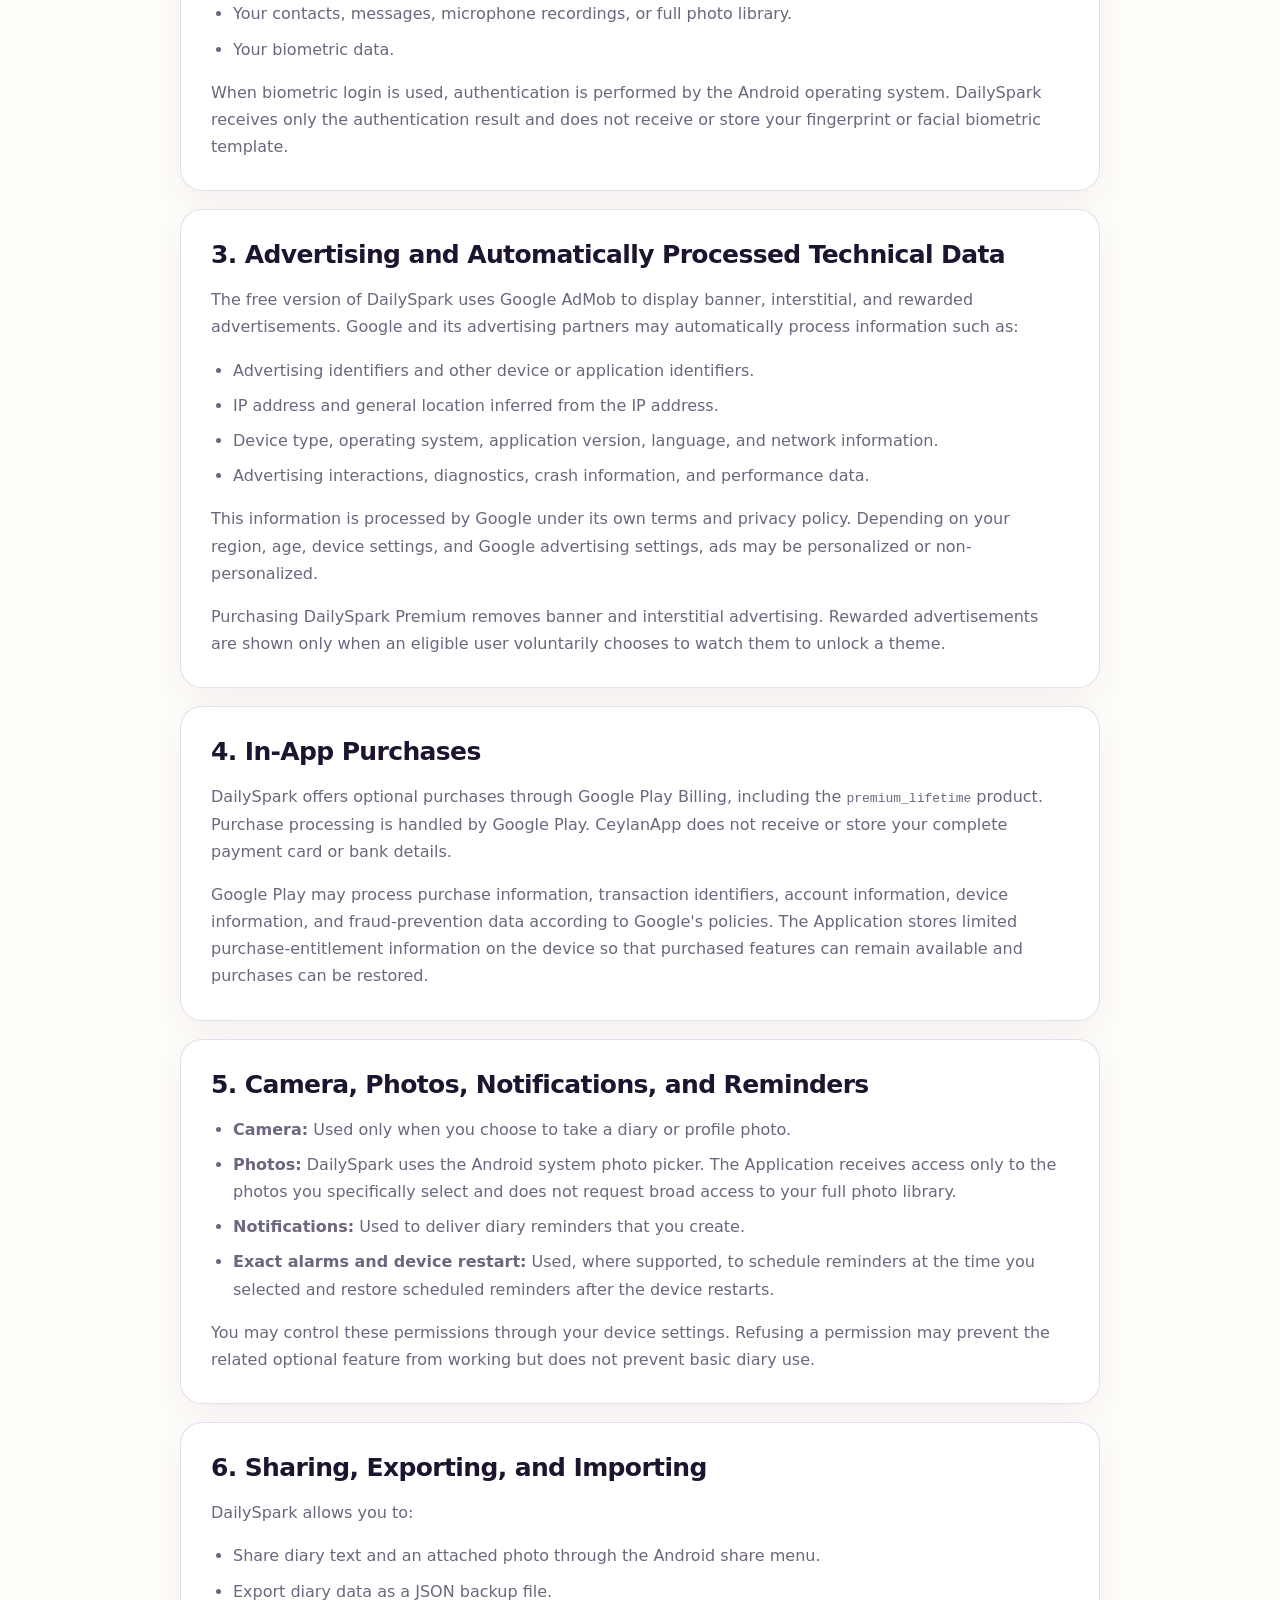
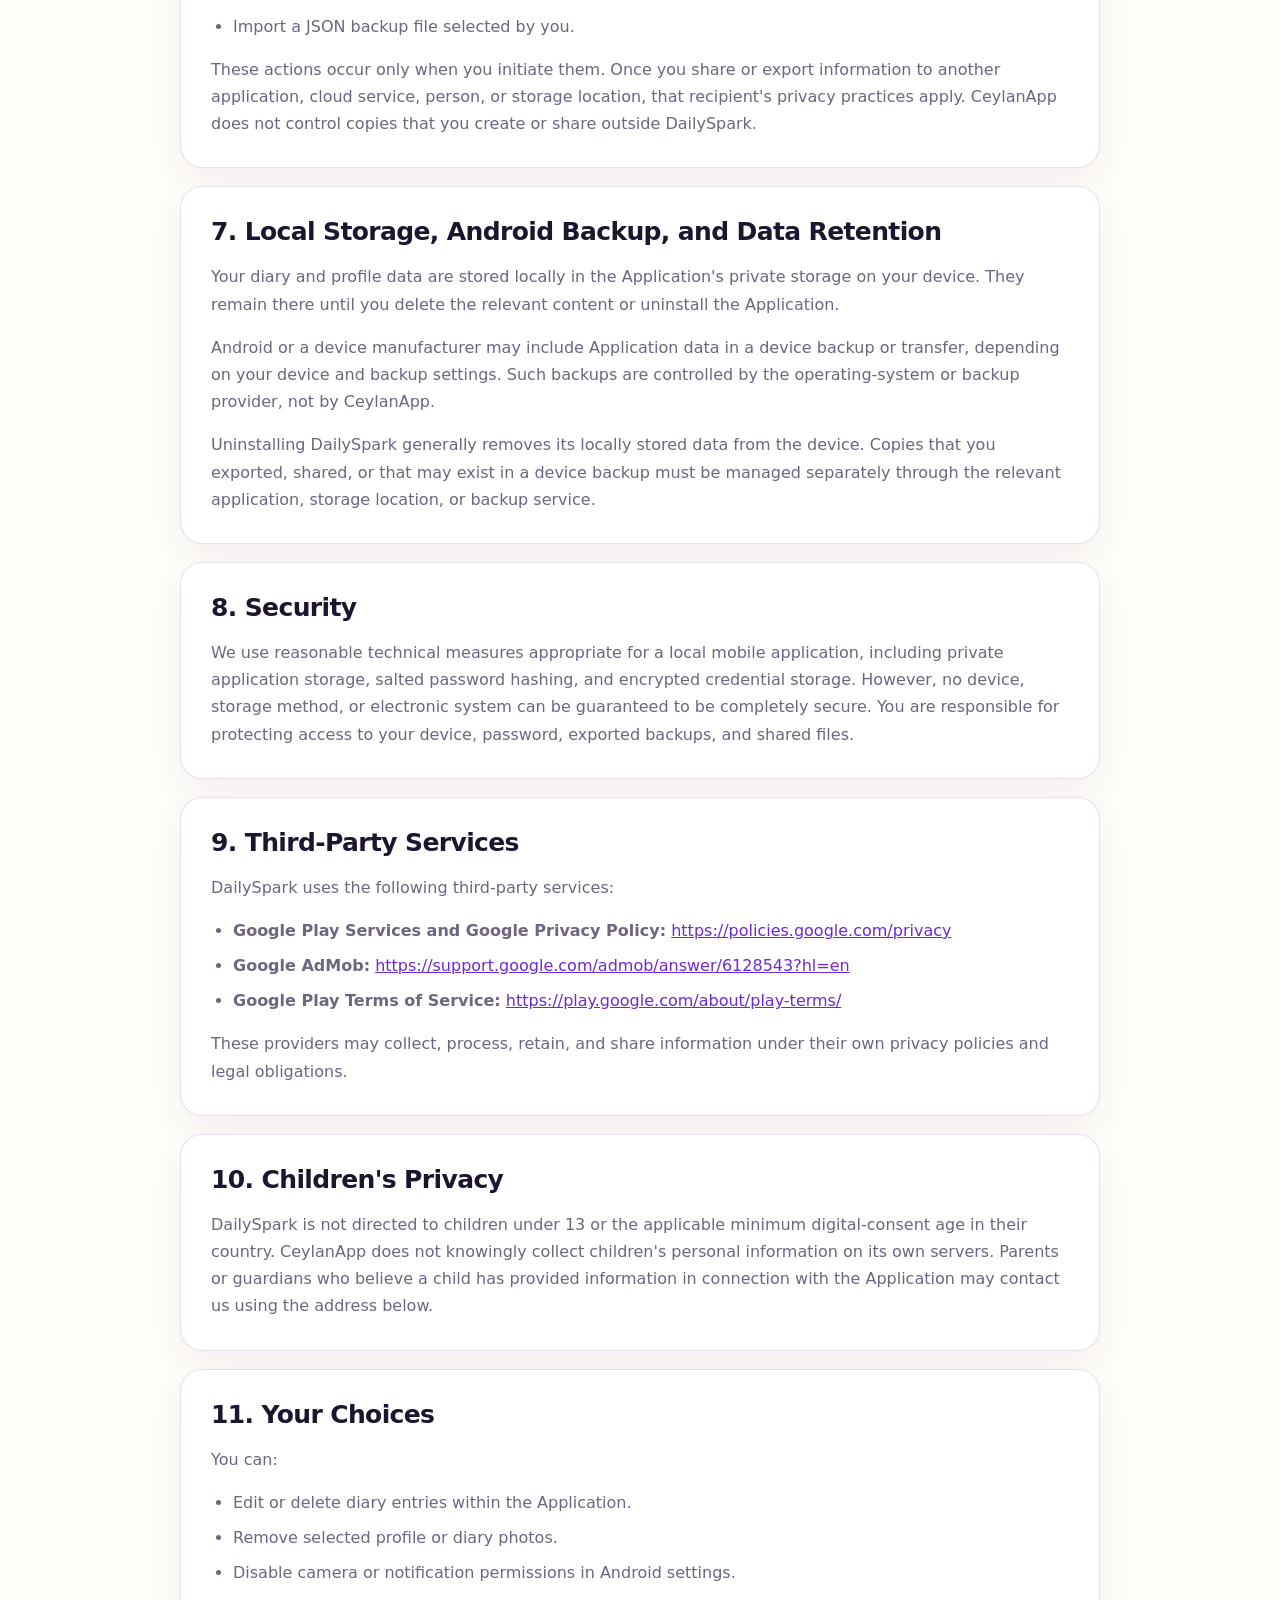
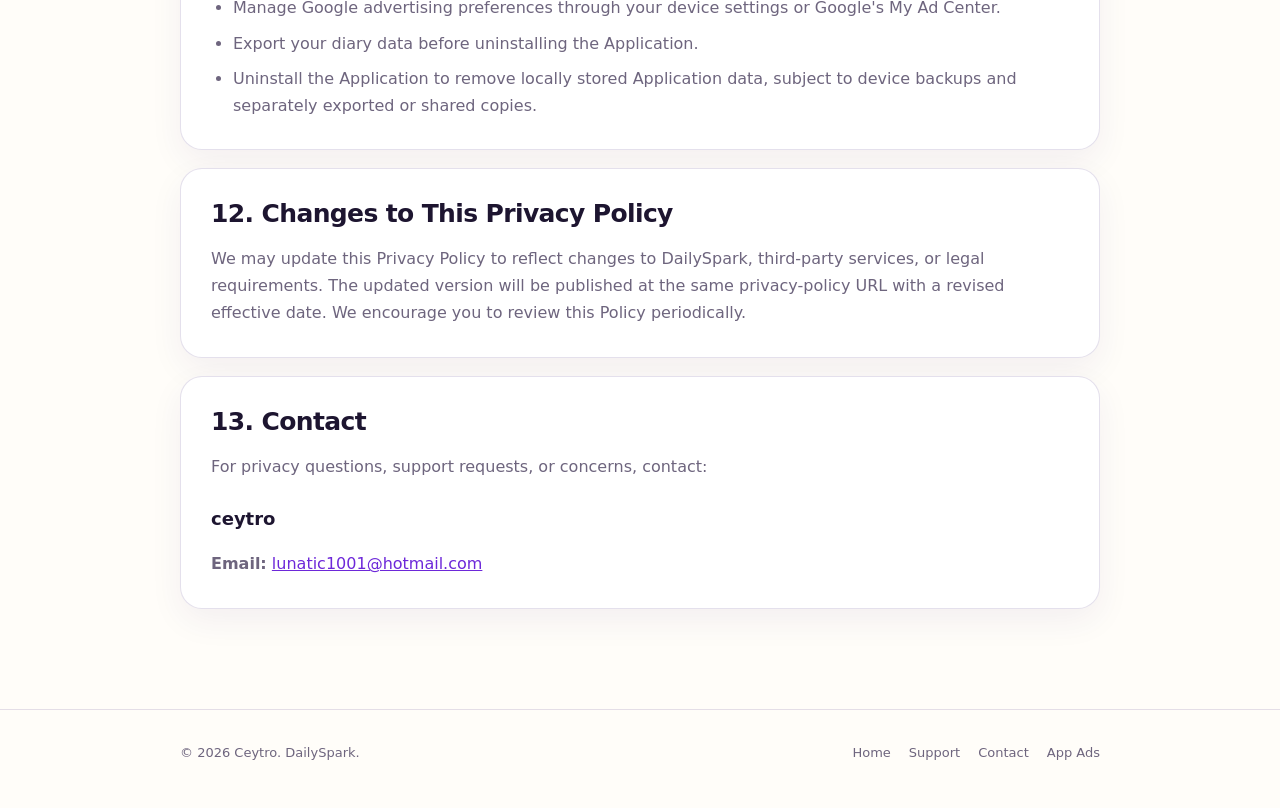
<file: privacy.html>
<!doctype html>
<html lang="en">
<head>
  <meta charset="utf-8">
  <meta name="viewport" content="width=device-width, initial-scale=1">
  <meta name="description" content="Privacy Policy for DailySpark.">
  <title>Privacy Policy | DailySpark</title>
  <link rel="icon" href="app-icon.png?v=3">
  <link rel="stylesheet" href="pages.css?v=1">
</head>
<body>
  <header class="topbar"><div class="container topbar-inner">
    <a class="brand" href="index.html"><img src="app-icon.png?v=3" alt="DailySpark icon"><span>DailySpark</span></a>
    <nav class="nav"><a href="index.html">Home</a><a href="support.html">Support</a><a href="contact.html">Contact</a></nav>
  </div></header>
  <section class="page-hero"><div class="container">
    <div class="eyebrow">Privacy Policy</div>
    <h1>Your story belongs to you.</h1>
    <p>Privacy Policy for DailySpark. Last updated and effective date: June 15, 2026.</p>
  </div></section>
  <main class="content"><div class="container">
    <div class="document">
      <section class="panel">
        <h2>Privacy Policy for DailySpark</h2>
        <p><strong>Last updated and effective date: June 15, 2026</strong></p>
        <p>This Privacy Policy applies to the DailySpark mobile application ("DailySpark" or the "Application"), developed and provided by CeylanApp ("we," "us," or "Service Provider"). DailySpark is offered as a freemium application supported by advertising and optional in-app purchases.</p>
      </section>
      <section class="panel">
        <h2>1. Information Processed by the Application</h2>
        <p>DailySpark is designed as a primarily offline, local diary application. We do not operate a server that receives or stores your diary entries, notes, checklists, selected photos, profile photo, password, mood records, tags, or reminders.</p>
        <p>The Application may process the following information locally on your device:</p>
        <ul>
          <li>Account and profile information that you enter, such as a username, profile name, password, and optional profile photo.</li>
          <li>Diary content, including titles, text, dates, moods, tags, checklists, favorites, reminders, and theme preferences.</li>
          <li>Photos that you take with the camera or specifically select through the Android system photo picker.</li>
          <li>Application preferences, purchased-product status, rewarded-ad theme progress, and selected language or theme.</li>
        </ul>
        <p>Passwords are not intended to be stored as readable plain text in the Application database. They are protected using a salted password hash. If you choose to save your login credentials, they are stored using the device's secure encrypted storage.</p>
      </section>
      <section class="panel">
        <h2>2. Information We Do Not Intentionally Collect</h2>
        <p>CeylanApp does not directly collect or receive:</p>
        <ul>
          <li>Your diary entries, notes, checklists, moods, tags, or selected photos.</li>
          <li>Your precise GPS location.</li>
          <li>Your contacts, messages, microphone recordings, or full photo library.</li>
          <li>Your biometric data.</li>
        </ul>
        <p>When biometric login is used, authentication is performed by the Android operating system. DailySpark receives only the authentication result and does not receive or store your fingerprint or facial biometric template.</p>
      </section>
      <section class="panel">
        <h2>3. Advertising and Automatically Processed Technical Data</h2>
        <p>The free version of DailySpark uses Google AdMob to display banner, interstitial, and rewarded advertisements. Google and its advertising partners may automatically process information such as:</p>
        <ul>
          <li>Advertising identifiers and other device or application identifiers.</li>
          <li>IP address and general location inferred from the IP address.</li>
          <li>Device type, operating system, application version, language, and network information.</li>
          <li>Advertising interactions, diagnostics, crash information, and performance data.</li>
        </ul>
        <p>This information is processed by Google under its own terms and privacy policy. Depending on your region, age, device settings, and Google advertising settings, ads may be personalized or non-personalized.</p>
        <p>Purchasing DailySpark Premium removes banner and interstitial advertising. Rewarded advertisements are shown only when an eligible user voluntarily chooses to watch them to unlock a theme.</p>
      </section>
      <section class="panel">
        <h2>4. In-App Purchases</h2>
        <p>DailySpark offers optional purchases through Google Play Billing, including the <code>premium_lifetime</code> product. Purchase processing is handled by Google Play. CeylanApp does not receive or store your complete payment card or bank details.</p>
        <p>Google Play may process purchase information, transaction identifiers, account information, device information, and fraud-prevention data according to Google's policies. The Application stores limited purchase-entitlement information on the device so that purchased features can remain available and purchases can be restored.</p>
      </section>
      <section class="panel">
        <h2>5. Camera, Photos, Notifications, and Reminders</h2>
        <ul>
          <li><strong>Camera:</strong> Used only when you choose to take a diary or profile photo.</li>
          <li><strong>Photos:</strong> DailySpark uses the Android system photo picker. The Application receives access only to the photos you specifically select and does not request broad access to your full photo library.</li>
          <li><strong>Notifications:</strong> Used to deliver diary reminders that you create.</li>
          <li><strong>Exact alarms and device restart:</strong> Used, where supported, to schedule reminders at the time you selected and restore scheduled reminders after the device restarts.</li>
        </ul>
        <p>You may control these permissions through your device settings. Refusing a permission may prevent the related optional feature from working but does not prevent basic diary use.</p>
      </section>
      <section class="panel">
        <h2>6. Sharing, Exporting, and Importing</h2>
        <p>DailySpark allows you to:</p>
        <ul>
          <li>Share diary text and an attached photo through the Android share menu.</li>
          <li>Export diary data as a JSON backup file.</li>
          <li>Import a JSON backup file selected by you.</li>
        </ul>
        <p>These actions occur only when you initiate them. Once you share or export information to another application, cloud service, person, or storage location, that recipient's privacy practices apply. CeylanApp does not control copies that you create or share outside DailySpark.</p>
      </section>
      <section class="panel">
        <h2>7. Local Storage, Android Backup, and Data Retention</h2>
        <p>Your diary and profile data are stored locally in the Application's private storage on your device. They remain there until you delete the relevant content or uninstall the Application.</p>
        <p>Android or a device manufacturer may include Application data in a device backup or transfer, depending on your device and backup settings. Such backups are controlled by the operating-system or backup provider, not by CeylanApp.</p>
        <p>Uninstalling DailySpark generally removes its locally stored data from the device. Copies that you exported, shared, or that may exist in a device backup must be managed separately through the relevant application, storage location, or backup service.</p>
      </section>
      <section class="panel">
        <h2>8. Security</h2>
        <p>We use reasonable technical measures appropriate for a local mobile application, including private application storage, salted password hashing, and encrypted credential storage. However, no device, storage method, or electronic system can be guaranteed to be completely secure. You are responsible for protecting access to your device, password, exported backups, and shared files.</p>
      </section>
      <section class="panel">
        <h2>9. Third-Party Services</h2>
        <p>DailySpark uses the following third-party services:</p>
        <ul>
          <li><strong>Google Play Services and Google Privacy Policy:</strong> <a href="https://policies.google.com/privacy">https://policies.google.com/privacy</a></li>
          <li><strong>Google AdMob:</strong> <a href="https://support.google.com/admob/answer/6128543?hl=en">https://support.google.com/admob/answer/6128543?hl=en</a></li>
          <li><strong>Google Play Terms of Service:</strong> <a href="https://play.google.com/about/play-terms/">https://play.google.com/about/play-terms/</a></li>
        </ul>
        <p>These providers may collect, process, retain, and share information under their own privacy policies and legal obligations.</p>
      </section>
      <section class="panel">
        <h2>10. Children's Privacy</h2>
        <p>DailySpark is not directed to children under 13 or the applicable minimum digital-consent age in their country. CeylanApp does not knowingly collect children's personal information on its own servers. Parents or guardians who believe a child has provided information in connection with the Application may contact us using the address below.</p>
      </section>
      <section class="panel">
        <h2>11. Your Choices</h2>
        <p>You can:</p>
        <ul>
          <li>Edit or delete diary entries within the Application.</li>
          <li>Remove selected profile or diary photos.</li>
          <li>Disable camera or notification permissions in Android settings.</li>
          <li>Manage Google advertising preferences through your device settings or Google's My Ad Center.</li>
          <li>Export your diary data before uninstalling the Application.</li>
          <li>Uninstall the Application to remove locally stored Application data, subject to device backups and separately exported or shared copies.</li>
        </ul>
      </section>
      <section class="panel">
        <h2>12. Changes to This Privacy Policy</h2>
        <p>We may update this Privacy Policy to reflect changes to DailySpark, third-party services, or legal requirements. The updated version will be published at the same privacy-policy URL with a revised effective date. We encourage you to review this Policy periodically.</p>
      </section>
      <section class="panel">
        <h2>13. Contact</h2>
        <p>For privacy questions, support requests, or concerns, contact:</p>
        <h3>ceytro</h3>
        <p><strong>Email:</strong> <a href="mailto:lunatic1001@hotmail.com">lunatic1001@hotmail.com</a></p>
      </section>
    </div>
  </div></main>
  <footer><div class="container footer-inner"><span>&copy; 2026 Ceytro. DailySpark.</span><div class="footer-links"><a href="index.html">Home</a><a href="support.html">Support</a><a href="contact.html">Contact</a><a href="app-ads.txt">App Ads</a></div></div></footer>
</body>
</html>
</file>
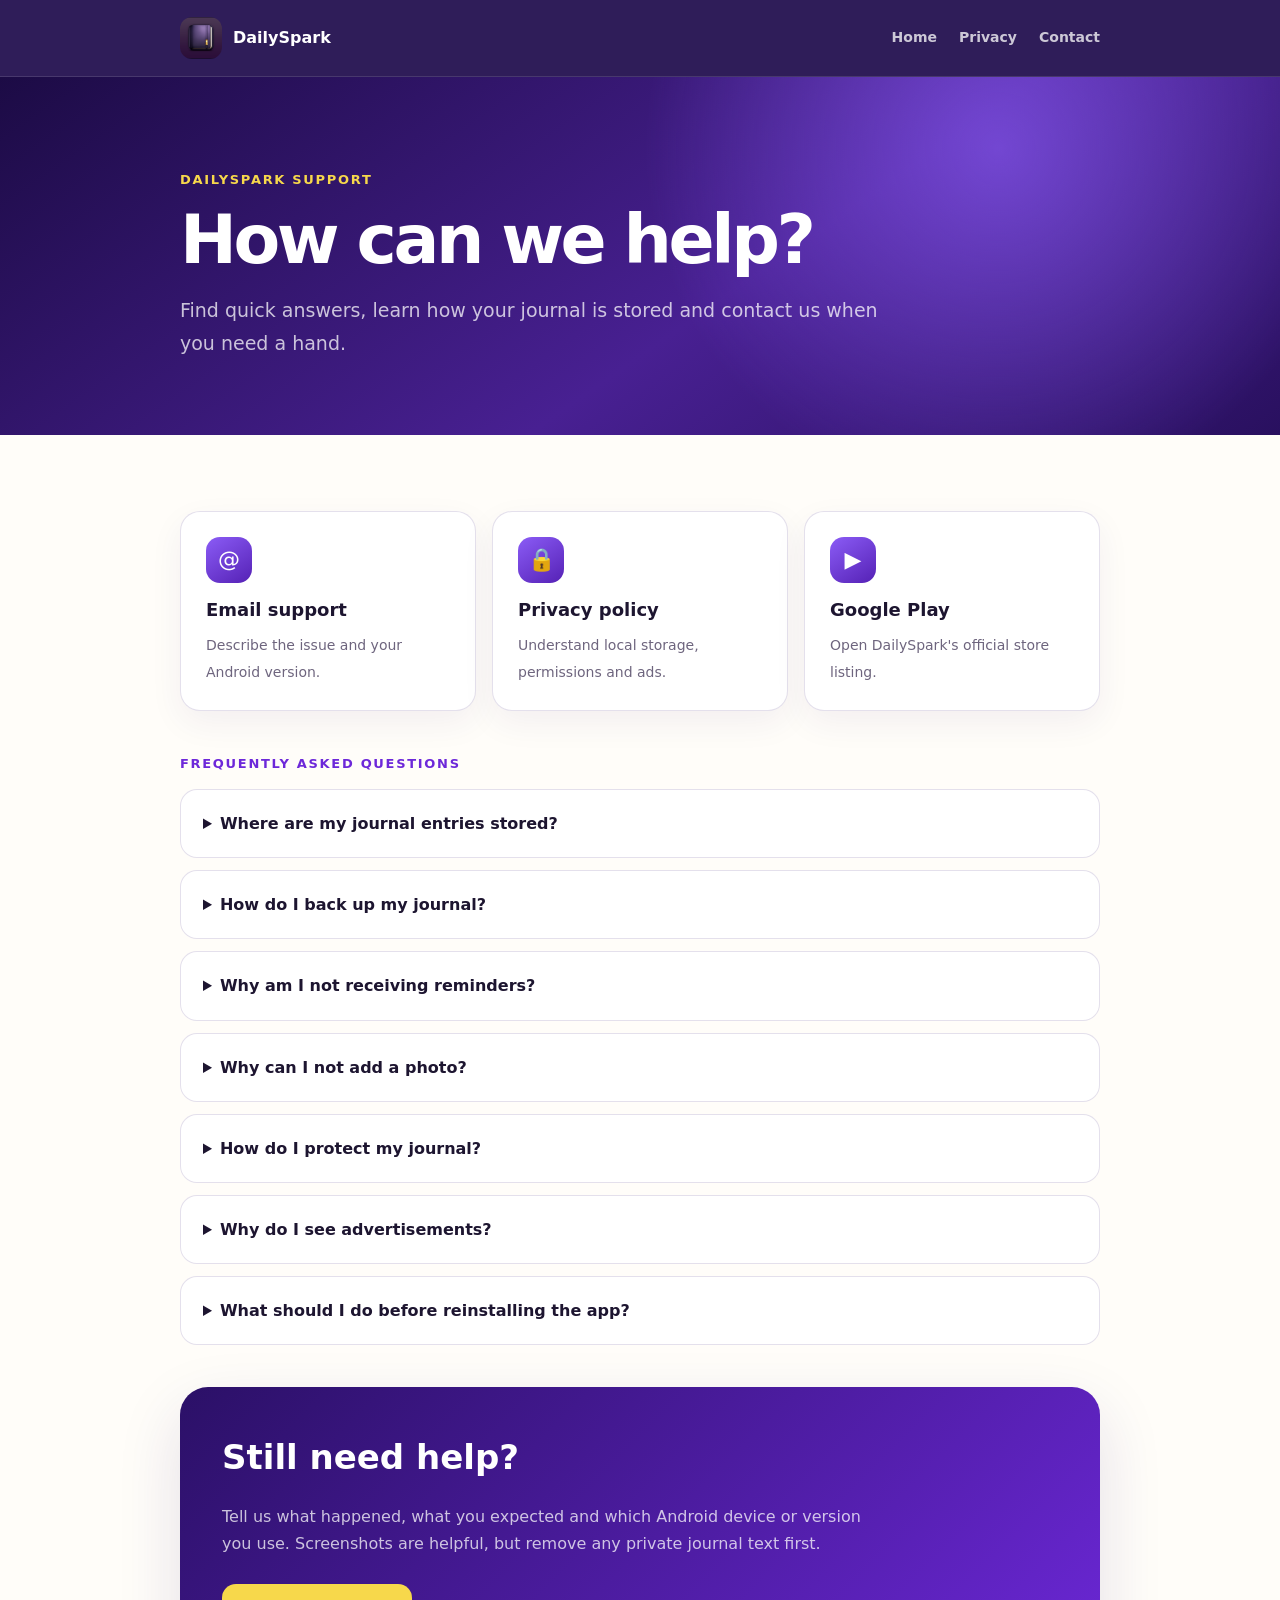
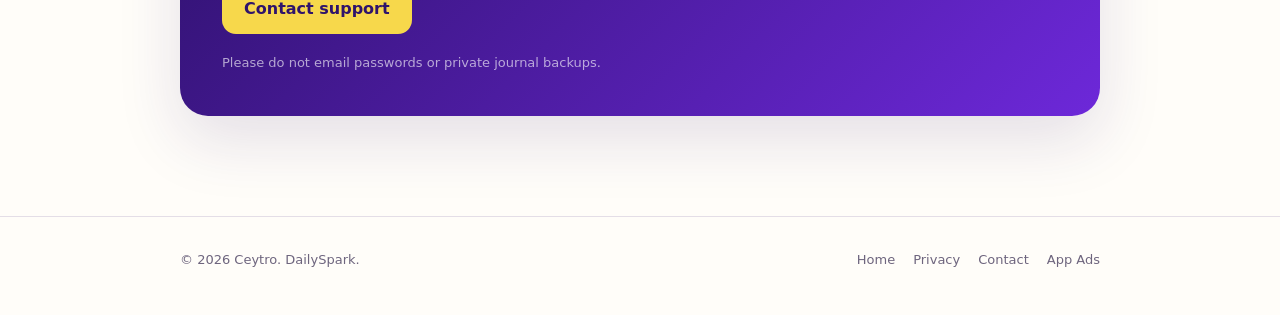
<file: support.html>
<!doctype html>
<html lang="en">
<head>
  <meta charset="utf-8">
  <meta name="viewport" content="width=device-width, initial-scale=1">
  <meta name="description" content="Help and frequently asked questions for DailySpark.">
  <title>Support | DailySpark</title>
  <link rel="icon" href="app-icon.png?v=3">
  <link rel="stylesheet" href="pages.css?v=1">
</head>
<body>
  <header class="topbar"><div class="container topbar-inner">
    <a class="brand" href="index.html"><img src="app-icon.png?v=3" alt="DailySpark icon"><span>DailySpark</span></a>
    <nav class="nav"><a href="index.html">Home</a><a href="privacy.html">Privacy</a><a href="contact.html">Contact</a></nav>
  </div></header>
  <section class="page-hero"><div class="container">
    <div class="eyebrow">DailySpark Support</div>
    <h1>How can we help?</h1>
    <p>Find quick answers, learn how your journal is stored and contact us when you need a hand.</p>
  </div></section>
  <main class="content"><div class="container">
    <div class="action-grid">
      <a class="action-card" href="mailto:lunatic1001@hotmail.com?subject=DailySpark%20Support"><div class="action-icon">@</div><strong>Email support</strong><span>Describe the issue and your Android version.</span></a>
      <a class="action-card" href="privacy.html"><div class="action-icon">&#128274;</div><strong>Privacy policy</strong><span>Understand local storage, permissions and ads.</span></a>
      <a class="action-card" href="https://play.google.com/store/apps/details?id=com.ceylan.gunluk2&referrer=utm_source%3Ddailyspark_website%26utm_medium%3Dreferral%26utm_campaign%3Dsupport_page%26utm_content%3Dsupport_card"><div class="action-icon">&#9654;</div><strong>Google Play</strong><span>Open DailySpark's official store listing.</span></a>
    </div>
    <div class="eyebrow" style="color:var(--purple)">Frequently asked questions</div>
    <div class="faq">
      <details><summary>Where are my journal entries stored?</summary><p>Your entries and preferences are stored locally on your device in DailySpark's app data. They are not synchronized to a Ceytro cloud account.</p></details>
      <details><summary>How do I back up my journal?</summary><p>Open DailySpark settings and use Export to create a JSON backup. Keep the file in a safe location. Use Import when you want to restore a compatible backup.</p></details>
      <details><summary>Why am I not receiving reminders?</summary><p>Check that notifications are enabled for DailySpark in Android settings. Battery optimization and exact alarm restrictions may also affect scheduled reminders on some devices.</p></details>
      <details><summary>Why can I not add a photo?</summary><p>DailySpark needs camera permission to take a new photo and photo or media permission to select one from your device. Enable the relevant permission in Android settings.</p></details>
      <details><summary>How do I protect my journal?</summary><p>Use DailySpark's local access controls and keep your Android screen lock enabled. Do not share exported backup files with people you do not trust.</p></details>
      <details><summary>Why do I see advertisements?</summary><p>DailySpark is supported by advertising. Ads are delivered through Google Mobile Ads. Availability and personalization can vary based on device, region and consent settings.</p></details>
      <details><summary>What should I do before reinstalling the app?</summary><p>Export a backup first. Uninstalling the app or clearing its storage may remove locally stored journal data.</p></details>
    </div>
    <section class="contact-card" style="margin-top:42px"><h2>Still need help?</h2><p>Tell us what happened, what you expected and which Android device or version you use. Screenshots are helpful, but remove any private journal text first.</p><a class="button" href="mailto:lunatic1001@hotmail.com?subject=DailySpark%20Support%20Request">Contact support</a><div class="response-note">Please do not email passwords or private journal backups.</div></section>
  </div></main>
  <footer><div class="container footer-inner"><span>&copy; 2026 Ceytro. DailySpark.</span><div class="footer-links"><a href="index.html">Home</a><a href="privacy.html">Privacy</a><a href="contact.html">Contact</a><a href="app-ads.txt">App Ads</a></div></div></footer>
</body>
</html>
</file>
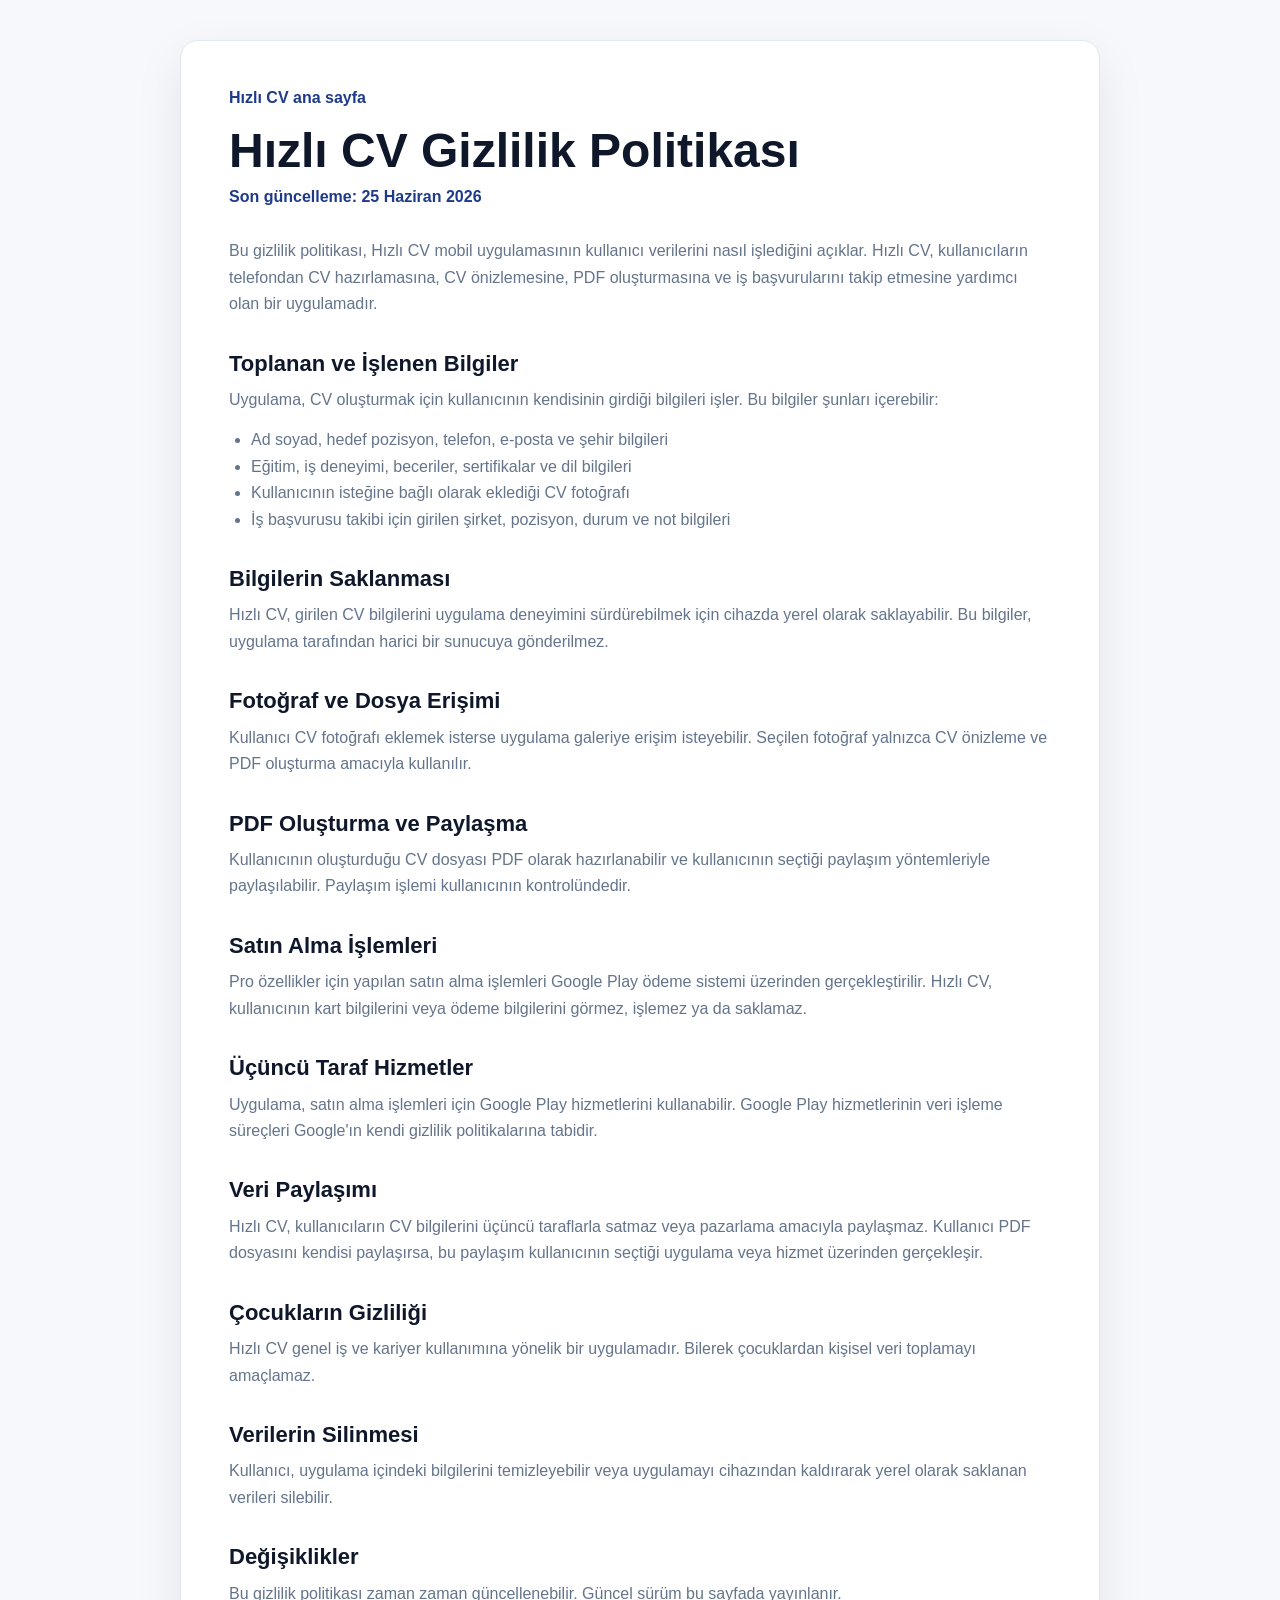
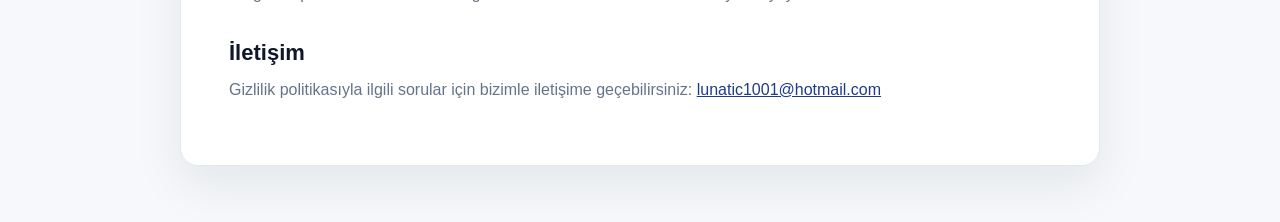
<file: hizli-cv/privacy-policy.html>
<!doctype html>
<html lang="tr">
<head>
  <meta charset="UTF-8">
  <meta name="viewport" content="width=device-width, initial-scale=1.0">
  <title>Hızlı CV Gizlilik Politikası</title>
  <meta name="description" content="Hızlı CV mobil uygulaması gizlilik politikası.">
  <link rel="stylesheet" href="style.css">
</head>
<body>
  <main class="legal-page">
    <article class="legal-card">
      <a class="back-link" href="index.html">Hızlı CV ana sayfa</a>
      <h1>Hızlı CV Gizlilik Politikası</h1>
      <p class="meta">Son güncelleme: 25 Haziran 2026</p>

      <p>
        Bu gizlilik politikası, Hızlı CV mobil uygulamasının kullanıcı verilerini nasıl işlediğini açıklar.
        Hızlı CV, kullanıcıların telefondan CV hazırlamasına, CV önizlemesine, PDF oluşturmasına ve iş başvurularını takip etmesine yardımcı olan bir uygulamadır.
      </p>

      <h2>Toplanan ve İşlenen Bilgiler</h2>
      <p>Uygulama, CV oluşturmak için kullanıcının kendisinin girdiği bilgileri işler. Bu bilgiler şunları içerebilir:</p>
      <ul>
        <li>Ad soyad, hedef pozisyon, telefon, e-posta ve şehir bilgileri</li>
        <li>Eğitim, iş deneyimi, beceriler, sertifikalar ve dil bilgileri</li>
        <li>Kullanıcının isteğine bağlı olarak eklediği CV fotoğrafı</li>
        <li>İş başvurusu takibi için girilen şirket, pozisyon, durum ve not bilgileri</li>
      </ul>

      <h2>Bilgilerin Saklanması</h2>
      <p>
        Hızlı CV, girilen CV bilgilerini uygulama deneyimini sürdürebilmek için cihazda yerel olarak saklayabilir.
        Bu bilgiler, uygulama tarafından harici bir sunucuya gönderilmez.
      </p>

      <h2>Fotoğraf ve Dosya Erişimi</h2>
      <p>
        Kullanıcı CV fotoğrafı eklemek isterse uygulama galeriye erişim isteyebilir.
        Seçilen fotoğraf yalnızca CV önizleme ve PDF oluşturma amacıyla kullanılır.
      </p>

      <h2>PDF Oluşturma ve Paylaşma</h2>
      <p>
        Kullanıcının oluşturduğu CV dosyası PDF olarak hazırlanabilir ve kullanıcının seçtiği paylaşım yöntemleriyle paylaşılabilir.
        Paylaşım işlemi kullanıcının kontrolündedir.
      </p>

      <h2>Satın Alma İşlemleri</h2>
      <p>
        Pro özellikler için yapılan satın alma işlemleri Google Play ödeme sistemi üzerinden gerçekleştirilir.
        Hızlı CV, kullanıcının kart bilgilerini veya ödeme bilgilerini görmez, işlemez ya da saklamaz.
      </p>

      <h2>Üçüncü Taraf Hizmetler</h2>
      <p>
        Uygulama, satın alma işlemleri için Google Play hizmetlerini kullanabilir.
        Google Play hizmetlerinin veri işleme süreçleri Google'ın kendi gizlilik politikalarına tabidir.
      </p>

      <h2>Veri Paylaşımı</h2>
      <p>
        Hızlı CV, kullanıcıların CV bilgilerini üçüncü taraflarla satmaz veya pazarlama amacıyla paylaşmaz.
        Kullanıcı PDF dosyasını kendisi paylaşırsa, bu paylaşım kullanıcının seçtiği uygulama veya hizmet üzerinden gerçekleşir.
      </p>

      <h2>Çocukların Gizliliği</h2>
      <p>
        Hızlı CV genel iş ve kariyer kullanımına yönelik bir uygulamadır. Bilerek çocuklardan kişisel veri toplamayı amaçlamaz.
      </p>

      <h2>Verilerin Silinmesi</h2>
      <p>
        Kullanıcı, uygulama içindeki bilgilerini temizleyebilir veya uygulamayı cihazından kaldırarak yerel olarak saklanan verileri silebilir.
      </p>

      <h2>Değişiklikler</h2>
      <p>Bu gizlilik politikası zaman zaman güncellenebilir. Güncel sürüm bu sayfada yayınlanır.</p>

      <h2>İletişim</h2>
      <p>
        Gizlilik politikasıyla ilgili sorular için bizimle iletişime geçebilirsiniz:
        <a href="mailto:lunatic1001@hotmail.com">lunatic1001@hotmail.com</a>
      </p>
    </article>
  </main>
</body>
</html>
</file>
<file: hizli-cv/style.css>
:root {
  color-scheme: light;
  --ink: #0f172a;
  --muted: #64748b;
  --line: #e2e8f0;
  --surface: #f6f8fb;
  --primary: #1e3a8a;
  --teal: #0f766e;
  --panel: #ffffff;
}

* {
  box-sizing: border-box;
}

body {
  margin: 0;
  background: var(--surface);
  color: var(--ink);
  font-family: Arial, Helvetica, sans-serif;
}

a {
  color: var(--primary);
}

.page {
  min-height: 100vh;
}

.hero {
  min-height: 72vh;
  display: grid;
  grid-template-columns: minmax(0, 1fr) minmax(300px, 420px);
  gap: 48px;
  align-items: center;
  width: min(1120px, calc(100% - 36px));
  margin: 0 auto;
  padding: 54px 0 38px;
}

.brand {
  display: inline-flex;
  align-items: center;
  gap: 14px;
  margin-bottom: 34px;
  font-weight: 900;
  font-size: 24px;
}

.brand img {
  width: 58px;
  height: 58px;
  border-radius: 14px;
}

h1 {
  margin: 0;
  max-width: 720px;
  font-size: clamp(42px, 7vw, 76px);
  line-height: 1.02;
  letter-spacing: 0;
}

.hero p {
  max-width: 650px;
  margin: 26px 0 0;
  color: var(--muted);
  font-size: 21px;
  line-height: 1.55;
}

.actions {
  display: flex;
  flex-wrap: wrap;
  gap: 12px;
  margin-top: 34px;
}

.button {
  display: inline-flex;
  align-items: center;
  justify-content: center;
  min-height: 52px;
  padding: 0 22px;
  border-radius: 14px;
  font-weight: 800;
  text-decoration: none;
}

.primary {
  background: var(--primary);
  color: #fff;
}

.secondary {
  background: #fff;
  color: var(--ink);
  border: 1px solid var(--line);
}

.phone-frame {
  border-radius: 42px;
  padding: 14px;
  background: #fff;
  border: 1px solid var(--line);
  box-shadow: 0 24px 70px rgba(15, 23, 42, .16);
}

.phone-frame img {
  display: block;
  width: 100%;
  border-radius: 30px;
}

.features {
  display: grid;
  grid-template-columns: repeat(3, 1fr);
  gap: 16px;
  width: min(1120px, calc(100% - 36px));
  margin: 0 auto;
  padding: 0 0 56px;
}

.features article {
  background: #fff;
  border: 1px solid var(--line);
  border-radius: 18px;
  padding: 24px;
}

.features strong {
  display: block;
  font-size: 20px;
  margin-bottom: 8px;
}

.features p {
  margin: 0;
  color: var(--muted);
  line-height: 1.55;
}

.legal-page {
  width: min(920px, calc(100% - 32px));
  margin: 0 auto;
  padding: 40px 0 56px;
}

.legal-card {
  background: var(--panel);
  border: 1px solid var(--line);
  border-radius: 18px;
  padding: clamp(24px, 5vw, 48px);
  box-shadow: 0 18px 50px rgba(15, 23, 42, .08);
}

.legal-card h1 {
  font-size: clamp(32px, 5vw, 48px);
}

.legal-card h2 {
  margin: 32px 0 10px;
  font-size: 22px;
  line-height: 1.25;
}

.legal-card p,
.legal-card li {
  color: var(--muted);
  font-size: 16px;
  line-height: 1.65;
}

.legal-card p {
  margin: 0 0 14px;
}

.legal-card ul {
  margin: 0 0 14px;
  padding-left: 22px;
}

.meta {
  color: var(--primary) !important;
  font-weight: 700;
  margin: 8px 0 28px !important;
}

.back-link {
  display: inline-flex;
  margin-bottom: 20px;
  font-weight: 800;
  text-decoration: none;
}

@media (max-width: 820px) {
  .hero {
    grid-template-columns: 1fr;
    padding-top: 32px;
  }

  .phone-frame {
    max-width: 360px;
    margin: 0 auto;
  }

  .features {
    grid-template-columns: 1fr;
  }
}
</file>
<file: pages.css>
:root {
  --ink: #1d1530;
  --muted: #6e657e;
  --purple: #6d28d9;
  --purple-dark: #2f146b;
  --purple-soft: #f2ecff;
  --gold: #f7d84b;
  --paper: #fffdf9;
  --line: rgba(47, 20, 107, .13);
  --shadow: 0 24px 64px rgba(47, 20, 107, .13);
}

* { box-sizing: border-box; }
html { scroll-behavior: smooth; }
body {
  margin: 0;
  color: var(--ink);
  background: var(--paper);
  font-family: Inter, ui-sans-serif, system-ui, -apple-system, BlinkMacSystemFont, "Segoe UI", sans-serif;
  line-height: 1.7;
}
a { color: var(--purple); }
.container { width: min(920px, calc(100% - 36px)); margin: 0 auto; }

.topbar {
  position: sticky;
  z-index: 10;
  top: 0;
  border-bottom: 1px solid rgba(255,255,255,.12);
  color: #fff;
  background: rgba(35, 15, 79, .94);
  backdrop-filter: blur(18px);
}
.topbar-inner { display: flex; align-items: center; justify-content: space-between; min-height: 76px; gap: 24px; }
.brand { display: flex; align-items: center; gap: 11px; color: #fff; font-weight: 850; text-decoration: none; }
.brand img { width: 42px; height: 42px; border-radius: 12px; }
.nav { display: flex; align-items: center; gap: 22px; }
.nav a { color: rgba(255,255,255,.76); font-size: 14px; font-weight: 700; text-decoration: none; }
.nav a:hover { color: #fff; }

.page-hero {
  padding: 92px 0 76px;
  color: #fff;
  background:
    radial-gradient(circle at 78% 20%, rgba(139,92,246,.65), transparent 34%),
    linear-gradient(145deg, #1c0b45, #482092 58%, #29105f);
}
.eyebrow { margin-bottom: 14px; color: var(--gold); font-size: 13px; font-weight: 900; letter-spacing: .13em; text-transform: uppercase; }
h1 { max-width: 760px; margin: 0 0 20px; font-size: clamp(44px, 7vw, 68px); line-height: 1.02; letter-spacing: -.05em; }
.page-hero p { max-width: 720px; margin: 0; color: rgba(255,255,255,.74); font-size: 19px; }

.content { padding: 76px 0 100px; }
.notice { margin-bottom: 38px; padding: 20px 22px; border: 1px solid #eadb78; border-radius: 16px; background: #fff9d8; font-size: 14px; }
.document { display: grid; gap: 18px; }
.panel { padding: 30px; border: 1px solid var(--line); border-radius: 22px; background: #fff; box-shadow: 0 12px 34px rgba(47,20,107,.06); }
.panel h2 { margin: 0 0 12px; font-size: 25px; line-height: 1.2; letter-spacing: -.025em; }
.panel h3 { margin: 24px 0 8px; font-size: 18px; }
.panel p:last-child, .panel ul:last-child { margin-bottom: 0; }
.panel p, .panel li { color: var(--muted); }
.panel ul { padding-left: 22px; }
.panel li + li { margin-top: 8px; }

.action-grid { display: grid; grid-template-columns: repeat(3, 1fr); gap: 16px; margin-bottom: 42px; }
.action-card { padding: 25px; border: 1px solid var(--line); border-radius: 20px; color: inherit; background: #fff; box-shadow: 0 12px 34px rgba(47,20,107,.06); text-decoration: none; }
.action-card:hover { border-color: rgba(109,40,217,.38); transform: translateY(-2px); }
.action-card strong { display: block; margin: 12px 0 5px; font-size: 18px; }
.action-card span { color: var(--muted); font-size: 14px; }
.action-icon { display: grid; place-items: center; width: 46px; height: 46px; border-radius: 14px; color: #fff; background: linear-gradient(145deg, #8b5cf6, #5521b5); font-size: 22px; }

.button { display: inline-flex; align-items: center; justify-content: center; min-height: 50px; padding: 0 22px; border-radius: 14px; color: var(--purple-dark); background: var(--gold); font-weight: 850; text-decoration: none; }
.button-purple { color: #fff; background: var(--purple); }
.button-row { display: flex; flex-wrap: wrap; gap: 12px; margin-top: 24px; }

.faq { display: grid; gap: 12px; }
details { padding: 20px 22px; border: 1px solid var(--line); border-radius: 17px; background: #fff; }
summary { cursor: pointer; font-weight: 800; }
details p { margin: 13px 0 0; color: var(--muted); }

.contact-card { padding: 42px; border-radius: 28px; color: #fff; background: linear-gradient(135deg, #2b1067, #6d28d9); box-shadow: var(--shadow); }
.contact-card h2 { margin: 0 0 12px; font-size: 34px; }
.contact-card p { max-width: 650px; color: rgba(255,255,255,.74); }
.contact-card .button { margin-top: 10px; }
.response-note { margin-top: 18px; color: rgba(255,255,255,.62); font-size: 13px; }

footer { padding: 32px 0 44px; border-top: 1px solid var(--line); }
.footer-inner { display: flex; justify-content: space-between; gap: 22px; color: var(--muted); font-size: 13px; }
.footer-links { display: flex; flex-wrap: wrap; gap: 18px; }
.footer-links a { color: var(--muted); text-decoration: none; }
.footer-links a:hover { color: var(--purple); }

@media (max-width: 720px) {
  .nav a:not(:first-child) { display: none; }
  .page-hero { padding: 68px 0 58px; }
  .action-grid { grid-template-columns: 1fr; }
  .panel { padding: 24px 20px; }
  .contact-card { padding: 30px 22px; }
  .footer-inner { flex-direction: column; }
}
</file>
